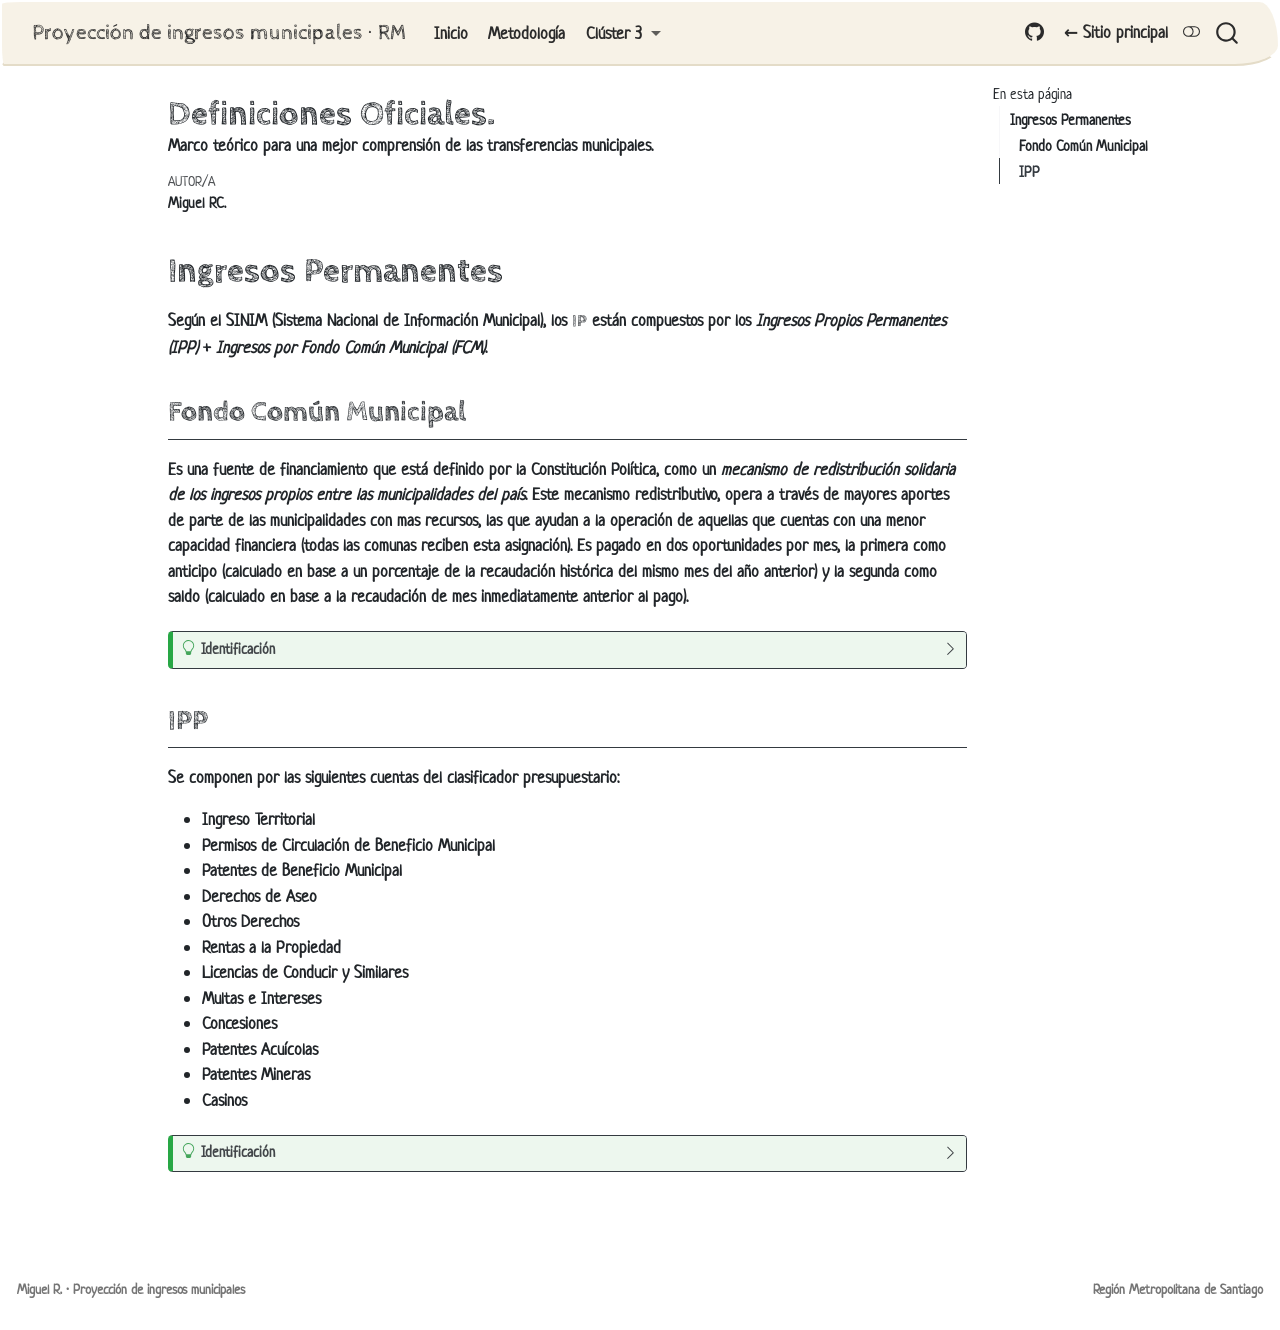
<file: IP.html>
<!DOCTYPE html>
<html xmlns="http://www.w3.org/1999/xhtml" lang="es" xml:lang="es"><head>

<meta charset="utf-8">
<meta name="generator" content="quarto-1.9.35">

<meta name="viewport" content="width=device-width, initial-scale=1.0, user-scalable=yes">

<meta name="author" content="Miguel RC.">
<meta name="description" content="Marco teórico para una mejor comprensión de las transferencias municipales.">

<title>Definiciones Oficiales. – Proyección de ingresos municipales · RM</title>
<style>
/* Default styles provided by pandoc.
** See https://pandoc.org/MANUAL.html#variables-for-html for config info.
*/
code{white-space: pre-wrap;}
span.smallcaps{font-variant: small-caps;}
div.columns{display: flex; gap: min(4vw, 1.5em);}
div.column{flex: auto; overflow-x: auto;}
div.hanging-indent{margin-left: 1.5em; text-indent: -1.5em;}
ul.task-list{list-style: none;}
ul.task-list li input[type="checkbox"] {
  width: 0.8em;
  margin: 0 0.8em 0.2em -1em; /* quarto-specific, see https://github.com/quarto-dev/quarto-cli/issues/4556 */ 
  vertical-align: middle;
}
</style>


<script src="site_libs/quarto-nav/quarto-nav.js"></script>
<script src="site_libs/quarto-nav/headroom.min.js"></script>
<script src="site_libs/clipboard/clipboard.min.js"></script>
<script src="site_libs/quarto-search/autocomplete.umd.js"></script>
<script src="site_libs/quarto-search/fuse.min.js"></script>
<script src="site_libs/quarto-search/quarto-search.js"></script>
<meta name="quarto:offset" content="./">
<link href="./favicon.ico" rel="icon">
<script src="site_libs/quarto-html/quarto.js" type="module"></script>
<script src="site_libs/quarto-html/tabsets/tabsets.js" type="module"></script>
<script src="site_libs/quarto-html/popper.min.js"></script>
<script src="site_libs/quarto-html/tippy.umd.min.js"></script>
<script src="site_libs/quarto-html/anchor.min.js"></script>
<link href="site_libs/quarto-html/tippy.css" rel="stylesheet">
<link href="site_libs/quarto-html/quarto-syntax-highlighting-3f230b53dc93e4a04bf4a3505d77a42a.css" rel="stylesheet" class="quarto-color-scheme" id="quarto-text-highlighting-styles">
<link href="site_libs/quarto-html/quarto-syntax-highlighting-dark-f15b340ce8f0423c543d2dad9c318318.css" rel="stylesheet" class="quarto-color-scheme quarto-color-alternate" id="quarto-text-highlighting-styles">
<link href="site_libs/quarto-html/quarto-syntax-highlighting-3f230b53dc93e4a04bf4a3505d77a42a.css" rel="stylesheet" class="quarto-color-scheme-extra" id="quarto-text-highlighting-styles">
<script src="site_libs/bootstrap/bootstrap.min.js"></script>
<link href="site_libs/bootstrap/bootstrap-icons.css" rel="stylesheet">
<link href="site_libs/bootstrap/bootstrap-2be3c1ddda3f8d9d3a8ab80ecaffd37e.min.css" rel="stylesheet" append-hash="true" class="quarto-color-scheme" id="quarto-bootstrap" data-mode="light">
<link href="site_libs/bootstrap/bootstrap-dark-a272671ba4d92578c113c78fea039fe8.min.css" rel="stylesheet" append-hash="true" class="quarto-color-scheme quarto-color-alternate" id="quarto-bootstrap" data-mode="dark">
<link href="site_libs/bootstrap/bootstrap-2be3c1ddda3f8d9d3a8ab80ecaffd37e.min.css" rel="stylesheet" append-hash="true" class="quarto-color-scheme-extra" id="quarto-bootstrap" data-mode="light">
<script id="quarto-search-options" type="application/json">{
  "location": "navbar",
  "copy-button": false,
  "collapse-after": 3,
  "panel-placement": "end",
  "type": "overlay",
  "limit": 50,
  "keyboard-shortcut": [
    "f",
    "/",
    "s"
  ],
  "show-item-context": false,
  "language": {
    "search-no-results-text": "No se han encontrado resultados",
    "search-matching-documents-text": "documentos encontrados",
    "search-copy-link-title": "Copiar el enlace en la búsqueda",
    "search-hide-matches-text": "Ocultar resultados adicionales",
    "search-more-match-text": "resultado adicional en este documento",
    "search-more-matches-text": "resultados adicionales en este documento",
    "search-clear-button-title": "Borrar",
    "search-text-placeholder": "",
    "search-detached-cancel-button-title": "Cancelar",
    "search-submit-button-title": "Enviar",
    "search-label": "Buscar"
  }
}</script>
<style>html{ scroll-behavior: smooth; }</style>
<link rel="stylesheet" href="https://migue-rc.github.io/brand-theme.css">


<link rel="stylesheet" href="local-style.css">
<meta property="og:title" content="Definiciones Oficiales. – Proyección de ingresos municipales · RM">
<meta property="og:description" content="Marco teórico para una mejor comprensión de las transferencias municipales.">
<meta property="og:site_name" content="Proyección de ingresos municipales · RM">
</head>

<body class="nav-fixed quarto-light"><script id="quarto-html-before-body" type="application/javascript">
    const toggleBodyColorMode = (bsSheetEl) => {
      const mode = bsSheetEl.getAttribute("data-mode");
      const bodyEl = window.document.querySelector("body");
      if (mode === "dark") {
        bodyEl.classList.add("quarto-dark");
        bodyEl.classList.remove("quarto-light");
      } else {
        bodyEl.classList.add("quarto-light");
        bodyEl.classList.remove("quarto-dark");
      }
    }
    const toggleBodyColorPrimary = () => {
      const bsSheetEl = window.document.querySelector("link#quarto-bootstrap:not([rel=disabled-stylesheet])");
      if (bsSheetEl) {
        toggleBodyColorMode(bsSheetEl);
      }
    }
    const setColorSchemeToggle = (alternate) => {
      const toggles = window.document.querySelectorAll('.quarto-color-scheme-toggle');
      for (let i=0; i < toggles.length; i++) {
        const toggle = toggles[i];
        if (toggle) {
          if (alternate) {
            toggle.classList.add("alternate");
          } else {
            toggle.classList.remove("alternate");
          }
        }
      }
    };
    const toggleColorMode = (alternate) => {
      // Switch the stylesheets
      const primaryStylesheets = window.document.querySelectorAll('link.quarto-color-scheme:not(.quarto-color-alternate)');
      const alternateStylesheets = window.document.querySelectorAll('link.quarto-color-scheme.quarto-color-alternate');
      manageTransitions('#quarto-margin-sidebar .nav-link', false);
      if (alternate) {
        // note: dark is layered on light, we don't disable primary!
        enableStylesheet(alternateStylesheets);
        for (const sheetNode of alternateStylesheets) {
          if (sheetNode.id === "quarto-bootstrap") {
            toggleBodyColorMode(sheetNode);
          }
        }
      } else {
        disableStylesheet(alternateStylesheets);
        enableStylesheet(primaryStylesheets)
        toggleBodyColorPrimary();
      }
      manageTransitions('#quarto-margin-sidebar .nav-link', true);
      // Switch the toggles
      setColorSchemeToggle(alternate)
      // Hack to workaround the fact that safari doesn't
      // properly recolor the scrollbar when toggling (#1455)
      if (navigator.userAgent.indexOf('Safari') > 0 && navigator.userAgent.indexOf('Chrome') == -1) {
        manageTransitions("body", false);
        window.scrollTo(0, 1);
        setTimeout(() => {
          window.scrollTo(0, 0);
          manageTransitions("body", true);
        }, 40);
      }
    }
    const disableStylesheet = (stylesheets) => {
      for (let i=0; i < stylesheets.length; i++) {
        const stylesheet = stylesheets[i];
        stylesheet.rel = 'disabled-stylesheet';
      }
    }
    const enableStylesheet = (stylesheets) => {
      for (let i=0; i < stylesheets.length; i++) {
        const stylesheet = stylesheets[i];
        if(stylesheet.rel !== 'stylesheet') { // for Chrome, which will still FOUC without this check
          stylesheet.rel = 'stylesheet';
        }
      }
    }
    const manageTransitions = (selector, allowTransitions) => {
      const els = window.document.querySelectorAll(selector);
      for (let i=0; i < els.length; i++) {
        const el = els[i];
        if (allowTransitions) {
          el.classList.remove('notransition');
        } else {
          el.classList.add('notransition');
        }
      }
    }
    const isFileUrl = () => {
      return window.location.protocol === 'file:';
    }
    const hasAlternateSentinel = () => {
      let styleSentinel = getColorSchemeSentinel();
      if (styleSentinel !== null) {
        return styleSentinel === "alternate";
      } else {
        return false;
      }
    }
    const setStyleSentinel = (alternate) => {
      const value = alternate ? "alternate" : "default";
      if (!isFileUrl()) {
        window.localStorage.setItem("quarto-color-scheme", value);
      } else {
        localAlternateSentinel = value;
      }
    }
    const getColorSchemeSentinel = () => {
      if (!isFileUrl()) {
        const storageValue = window.localStorage.getItem("quarto-color-scheme");
        return storageValue != null ? storageValue : localAlternateSentinel;
      } else {
        return localAlternateSentinel;
      }
    }
    const toggleGiscusIfUsed = (isAlternate, darkModeDefault) => {
      const baseTheme = document.querySelector('#giscus-base-theme')?.value ?? 'light';
      const alternateTheme = document.querySelector('#giscus-alt-theme')?.value ?? 'dark';
      let newTheme = '';
      if(authorPrefersDark) {
        newTheme = isAlternate ? baseTheme : alternateTheme;
      } else {
        newTheme = isAlternate ? alternateTheme : baseTheme;
      }
      const changeGiscusTheme = () => {
        // From: https://github.com/giscus/giscus/issues/336
        const sendMessage = (message) => {
          const iframe = document.querySelector('iframe.giscus-frame');
          if (!iframe) return;
          iframe.contentWindow.postMessage({ giscus: message }, 'https://giscus.app');
        }
        sendMessage({
          setConfig: {
            theme: newTheme
          }
        });
      }
      const isGiscussLoaded = window.document.querySelector('iframe.giscus-frame') !== null;
      if (isGiscussLoaded) {
        changeGiscusTheme();
      }
    };
    const authorPrefersDark = false;
    const darkModeDefault = authorPrefersDark;
      document.querySelector('link#quarto-text-highlighting-styles.quarto-color-scheme-extra').rel = 'disabled-stylesheet';
      document.querySelector('link#quarto-bootstrap.quarto-color-scheme-extra').rel = 'disabled-stylesheet';
    let localAlternateSentinel = darkModeDefault ? 'alternate' : 'default';
    // Dark / light mode switch
    window.quartoToggleColorScheme = () => {
      // Read the current dark / light value
      let toAlternate = !hasAlternateSentinel();
      toggleColorMode(toAlternate);
      setStyleSentinel(toAlternate);
      toggleGiscusIfUsed(toAlternate, darkModeDefault);
      window.dispatchEvent(new Event('resize'));
    };
    // Switch to dark mode if need be
    if (hasAlternateSentinel()) {
      toggleColorMode(true);
    } else {
      toggleColorMode(false);
    }
  </script>

<div id="quarto-search-results"></div>
  <header id="quarto-header" class="headroom fixed-top">
    <nav class="navbar navbar-expand-lg " data-bs-theme="dark">
      <div class="navbar-container container-fluid">
      <div class="navbar-brand-container mx-auto">
    <a class="navbar-brand" href="./index.html">
    <span class="navbar-title">Proyección de ingresos municipales · RM</span>
    </a>
  </div>
            <div id="quarto-search" class="" title="Buscar"></div>
          <button class="navbar-toggler" type="button" data-bs-toggle="collapse" data-bs-target="#navbarCollapse" aria-controls="navbarCollapse" role="menu" aria-expanded="false" aria-label="Navegación de palanca" onclick="if (window.quartoToggleHeadroom) { window.quartoToggleHeadroom(); }">
  <span class="navbar-toggler-icon"></span>
</button>
          <div class="collapse navbar-collapse" id="navbarCollapse">
            <ul class="navbar-nav navbar-nav-scroll me-auto">
  <li class="nav-item">
    <a class="nav-link" href="./index.html"> 
<span class="menu-text">Inicio</span></a>
  </li>  
  <li class="nav-item">
    <a class="nav-link" href="./metodologia-pronostico-6x6.html"> 
<span class="menu-text">Metodología</span></a>
  </li>  
  <li class="nav-item dropdown ">
    <a class="nav-link dropdown-toggle" href="#" id="nav-menu-clúster-3" role="link" data-bs-toggle="dropdown" aria-expanded="false">
 <span class="menu-text">Clúster 3</span>
    </a>
    <ul class="dropdown-menu" aria-labelledby="nav-menu-clúster-3">    
        <li>
    <a class="dropdown-item" href="./cluster3.html">
 <span class="dropdown-text">Modelo conjunto</span></a>
  </li>  
        <li>
    <a class="dropdown-item" href="./cluster3-separado.html">
 <span class="dropdown-text">Modelo híbrido</span></a>
  </li>  
        <li>
    <a class="dropdown-item" href="./cluster3-forecast-2do-semestre-2026.html">
 <span class="dropdown-text">Pronósticos por comuna</span></a>
  </li>  
    </ul>
  </li>
</ul>
            <ul class="navbar-nav navbar-nav-scroll ms-auto">
  <li class="nav-item compact">
    <a class="nav-link" href="https://github.com/migue-rc/proyeccion-ingresos-municipales"> <i class="bi bi-github" role="img" aria-label="Código fuente en GitHub">
</i> 
<span class="menu-text"></span></a>
  </li>  
  <li class="nav-item">
    <a class="nav-link" href="https://migue-rc.github.io"> 
<span class="menu-text">← Sitio principal</span></a>
  </li>  
</ul>
          </div> <!-- /navcollapse -->
            <div class="quarto-navbar-tools">
  <a href="" class="quarto-color-scheme-toggle quarto-navigation-tool  px-1" onclick="window.quartoToggleColorScheme(); return false;" title="Alternar modo oscuro"><i class="bi"></i></a>
</div>
      </div> <!-- /container-fluid -->
    </nav>
</header>
<!-- content -->
<div id="quarto-content" class="quarto-container page-columns page-rows-contents page-layout-article page-navbar">
<!-- sidebar -->
<!-- margin-sidebar -->
    <div id="quarto-margin-sidebar" class="sidebar margin-sidebar">
        <nav id="TOC" role="doc-toc" class="toc-active">
    <h2 id="toc-title">En esta página</h2>
   
  <ul>
  <li><a href="#ingresos-permanentes" id="toc-ingresos-permanentes" class="nav-link active" data-scroll-target="#ingresos-permanentes">Ingresos Permanentes</a>
  <ul class="collapse">
  <li><a href="#fondo-común-municipal" id="toc-fondo-común-municipal" class="nav-link" data-scroll-target="#fondo-común-municipal">Fondo Común Municipal</a></li>
  <li><a href="#ipp" id="toc-ipp" class="nav-link" data-scroll-target="#ipp">IPP</a></li>
  </ul></li>
  </ul>
</nav>
    </div>
<!-- main -->
<main class="content" id="quarto-document-content">


<header id="title-block-header" class="quarto-title-block default">
<div class="quarto-title">
<h1 class="title">Definiciones Oficiales.</h1>
</div>

<div>
  <div class="description">
    Marco teórico para una mejor comprensión de las transferencias municipales.
  </div>
</div>


<div class="quarto-title-meta">

    <div>
    <div class="quarto-title-meta-heading">Autor/a</div>
    <div class="quarto-title-meta-contents">
             <p>Miguel RC. </p>
          </div>
  </div>
    
  
    
  </div>
  


</header>


<section id="ingresos-permanentes" class="level1">
<h1>Ingresos Permanentes</h1>
<p>Según el SINIM (Sistema Nacional de Información Municipal), los <strong>IP</strong> están compuestos por los <em>Ingresos Propios Permanentes (IPP)</em> + <em>Ingresos por Fondo Común Municipal (FCM)</em>.</p>
<section id="fondo-común-municipal" class="level2">
<h2 class="anchored" data-anchor-id="fondo-común-municipal">Fondo Común Municipal</h2>
<p>Es una fuente de financiamiento que está definido por la Constitución Política, como un <em>mecanismo de redistribución solidaria de los ingresos propios entre las municipalidades del país</em>. Este mecanismo redistributivo, opera a través de mayores aportes de parte de las municipalidades con mas recursos, las que ayudan a la operación de aquellas que cuentas con una menor capacidad financiera (todas las comunas reciben esta asignación). Es pagado en dos oportunidades por mes, la primera como anticipo (calculado en base a un porcentaje de la recaudación histórica del mismo mes del año anterior) y la segunda como saldo (calculado en base a la recaudación de mes inmediatamente anterior al pago).</p>
<div class="callout callout-style-default callout-tip callout-titled">
<div class="callout-header d-flex align-content-center collapsed" data-bs-toggle="collapse" data-bs-target=".callout-1-contents" aria-controls="callout-1" aria-expanded="false" aria-label="Toggle callout">
<div class="callout-icon-container">
<i class="callout-icon"></i>
</div>
<div class="callout-title-container flex-fill">
<span class="screen-reader-only">Tip</span>Identificación
</div>
<div class="callout-btn-toggle d-inline-block border-0 py-1 ps-1 pe-0 float-end"><i class="callout-toggle"></i></div>
</div>
<div id="callout-1" class="callout-1-contents callout-collapse collapse">
<div class="callout-body-container callout-body">
<p>Estos ingresos se encuentran bajo:</p>
<p>Subtítulo 08 - Otros Ingresos Corrientes Ítem 03 - Participación del Fondo Común Municipal</p>
</div>
</div>
</div>
</section>
<section id="ipp" class="level2">
<h2 class="anchored" data-anchor-id="ipp">IPP</h2>
<p>Se componen por las siguientes cuentas del clasificador presupuestario:</p>
<ul>
<li>Ingreso Territorial</li>
<li>Permisos de Circulación de Beneficio Municipal</li>
<li>Patentes de Beneficio Municipal</li>
<li>Derechos de Aseo</li>
<li>Otros Derechos</li>
<li>Rentas a la Propiedad</li>
<li>Licencias de Conducir y Similares</li>
<li>Multas e Intereses</li>
<li>Concesiones</li>
<li>Patentes Acuícolas</li>
<li>Patentes Mineras</li>
<li>Casinos</li>
</ul>
<div class="callout callout-style-default callout-tip callout-titled">
<div class="callout-header d-flex align-content-center collapsed" data-bs-toggle="collapse" data-bs-target=".callout-2-contents" aria-controls="callout-2" aria-expanded="false" aria-label="Toggle callout">
<div class="callout-icon-container">
<i class="callout-icon"></i>
</div>
<div class="callout-title-container flex-fill">
<span class="screen-reader-only">Tip</span>Identificación
</div>
<div class="callout-btn-toggle d-inline-block border-0 py-1 ps-1 pe-0 float-end"><i class="callout-toggle"></i></div>
</div>
<div id="callout-2" class="callout-2-contents callout-collapse collapse">
<div class="callout-body-container callout-body">
<p>Estos ingresos se encuentran bajo:</p>
<p>Subtítulo 08 - Otros Ingresos Corrientes Ítem 03 - Participación del Fondo Común Municipal</p>
</div>
</div>
</div>


</section>
</section>

</main> <!-- /main -->
<script id="quarto-html-after-body" type="application/javascript">
  window.document.addEventListener("DOMContentLoaded", function (event) {
    // Ensure there is a toggle, if there isn't float one in the top right
    if (window.document.querySelector('.quarto-color-scheme-toggle') === null) {
      const a = window.document.createElement('a');
      a.classList.add('top-right');
      a.classList.add('quarto-color-scheme-toggle');
      a.href = "";
      a.onclick = function() { try { window.quartoToggleColorScheme(); } catch {} return false; };
      const i = window.document.createElement("i");
      i.classList.add('bi');
      a.appendChild(i);
      window.document.body.appendChild(a);
    }
    setColorSchemeToggle(hasAlternateSentinel())
    const icon = "";
    const anchorJS = new window.AnchorJS();
    anchorJS.options = {
      placement: 'right',
      icon: icon
    };
    anchorJS.add('.anchored');
    const isCodeAnnotation = (el) => {
      for (const clz of el.classList) {
        if (clz.startsWith('code-annotation-')) {                     
          return true;
        }
      }
      return false;
    }
    const onCopySuccess = function(e) {
      // button target
      const button = e.trigger;
      // don't keep focus
      button.blur();
      // flash "checked"
      button.classList.add('code-copy-button-checked');
      var currentTitle = button.getAttribute("title");
      button.setAttribute("title", "Copiado");
      let tooltip;
      if (window.bootstrap) {
        button.setAttribute("data-bs-toggle", "tooltip");
        button.setAttribute("data-bs-placement", "left");
        button.setAttribute("data-bs-title", "Copiado");
        tooltip = new bootstrap.Tooltip(button, 
          { trigger: "manual", 
            customClass: "code-copy-button-tooltip",
            offset: [0, -8]});
        tooltip.show();    
      }
      setTimeout(function() {
        if (tooltip) {
          tooltip.hide();
          button.removeAttribute("data-bs-title");
          button.removeAttribute("data-bs-toggle");
          button.removeAttribute("data-bs-placement");
        }
        button.setAttribute("title", currentTitle);
        button.classList.remove('code-copy-button-checked');
      }, 1000);
      // clear code selection
      e.clearSelection();
    }
    const getTextToCopy = function(trigger) {
      const outerScaffold = trigger.parentElement.cloneNode(true);
      const codeEl = outerScaffold.querySelector('code');
      for (const childEl of codeEl.children) {
        if (isCodeAnnotation(childEl)) {
          childEl.remove();
        }
      }
      return codeEl.innerText;
    }
    const clipboard = new window.ClipboardJS('.code-copy-button:not([data-in-quarto-modal])', {
      text: getTextToCopy
    });
    clipboard.on('success', onCopySuccess);
    if (window.document.getElementById('quarto-embedded-source-code-modal')) {
      const clipboardModal = new window.ClipboardJS('.code-copy-button[data-in-quarto-modal]', {
        text: getTextToCopy,
        container: window.document.getElementById('quarto-embedded-source-code-modal')
      });
      clipboardModal.on('success', onCopySuccess);
    }
      var localhostRegex = new RegExp(/^(?:http|https):\/\/localhost\:?[0-9]*\//);
      var mailtoRegex = new RegExp(/^mailto:/);
        var filterRegex = new RegExp("https:\/\/migue-rc\.github\.io\/proyeccion-ingresos-municipales");
      var isInternal = (href) => {
          return filterRegex.test(href) || localhostRegex.test(href) || mailtoRegex.test(href);
      }
      // Inspect non-navigation links and adorn them if external
     var links = window.document.querySelectorAll('a[href]:not(.nav-link):not(.navbar-brand):not(.toc-action):not(.sidebar-link):not(.sidebar-item-toggle):not(.pagination-link):not(.no-external):not([aria-hidden]):not(.dropdown-item):not(.quarto-navigation-tool):not(.about-link)');
      for (var i=0; i<links.length; i++) {
        const link = links[i];
        if (!isInternal(link.href)) {
          // undo the damage that might have been done by quarto-nav.js in the case of
          // links that we want to consider external
          if (link.dataset.originalHref !== undefined) {
            link.href = link.dataset.originalHref;
          }
            // target, if specified
            link.setAttribute("target", "_blank");
            if (link.getAttribute("rel") === null) {
              link.setAttribute("rel", "noopener");
            }
        }
      }
    function tippyHover(el, contentFn, onTriggerFn, onUntriggerFn) {
      const config = {
        allowHTML: true,
        maxWidth: 500,
        delay: 100,
        arrow: false,
        appendTo: function(el) {
            return el.parentElement;
        },
        interactive: true,
        interactiveBorder: 10,
        theme: 'quarto',
        placement: 'bottom-start',
      };
      if (contentFn) {
        config.content = contentFn;
      }
      if (onTriggerFn) {
        config.onTrigger = onTriggerFn;
      }
      if (onUntriggerFn) {
        config.onUntrigger = onUntriggerFn;
      }
      window.tippy(el, config); 
    }
    const noterefs = window.document.querySelectorAll('a[role="doc-noteref"]');
    for (var i=0; i<noterefs.length; i++) {
      const ref = noterefs[i];
      tippyHover(ref, function() {
        // use id or data attribute instead here
        let href = ref.getAttribute('data-footnote-href') || ref.getAttribute('href');
        try { href = new URL(href).hash; } catch {}
        const id = href.replace(/^#\/?/, "");
        const note = window.document.getElementById(id);
        if (note) {
          return note.innerHTML;
        } else {
          return "";
        }
      });
    }
    const xrefs = window.document.querySelectorAll('a.quarto-xref');
    const processXRef = (id, note) => {
      // Strip column container classes
      const stripColumnClz = (el) => {
        el.classList.remove("page-full", "page-columns");
        if (el.children) {
          for (const child of el.children) {
            stripColumnClz(child);
          }
        }
      }
      stripColumnClz(note)
      if (id === null || id.startsWith('sec-')) {
        // Special case sections, only their first couple elements
        const container = document.createElement("div");
        if (note.children && note.children.length > 2) {
          container.appendChild(note.children[0].cloneNode(true));
          for (let i = 1; i < note.children.length; i++) {
            const child = note.children[i];
            if (child.tagName === "P" && child.innerText === "") {
              continue;
            } else {
              container.appendChild(child.cloneNode(true));
              break;
            }
          }
          if (window.Quarto?.typesetMath) {
            window.Quarto.typesetMath(container);
          }
          return container.innerHTML
        } else {
          if (window.Quarto?.typesetMath) {
            window.Quarto.typesetMath(note);
          }
          return note.innerHTML;
        }
      } else {
        // Remove any anchor links if they are present
        const anchorLink = note.querySelector('a.anchorjs-link');
        if (anchorLink) {
          anchorLink.remove();
        }
        if (window.Quarto?.typesetMath) {
          window.Quarto.typesetMath(note);
        }
        if (note.classList.contains("callout")) {
          return note.outerHTML;
        } else {
          return note.innerHTML;
        }
      }
    }
    for (var i=0; i<xrefs.length; i++) {
      const xref = xrefs[i];
      tippyHover(xref, undefined, function(instance) {
        instance.disable();
        let url = xref.getAttribute('href');
        let hash = undefined; 
        if (url.startsWith('#')) {
          hash = url;
        } else {
          try { hash = new URL(url).hash; } catch {}
        }
        if (hash) {
          const id = hash.replace(/^#\/?/, "");
          const note = window.document.getElementById(id);
          if (note !== null) {
            try {
              const html = processXRef(id, note.cloneNode(true));
              instance.setContent(html);
            } finally {
              instance.enable();
              instance.show();
            }
          } else {
            // See if we can fetch this
            fetch(url.split('#')[0])
            .then(res => res.text())
            .then(html => {
              const parser = new DOMParser();
              const htmlDoc = parser.parseFromString(html, "text/html");
              const note = htmlDoc.getElementById(id);
              if (note !== null) {
                const html = processXRef(id, note);
                instance.setContent(html);
              } 
            }).finally(() => {
              instance.enable();
              instance.show();
            });
          }
        } else {
          // See if we can fetch a full url (with no hash to target)
          // This is a special case and we should probably do some content thinning / targeting
          fetch(url)
          .then(res => res.text())
          .then(html => {
            const parser = new DOMParser();
            const htmlDoc = parser.parseFromString(html, "text/html");
            const note = htmlDoc.querySelector('main.content');
            if (note !== null) {
              // This should only happen for chapter cross references
              // (since there is no id in the URL)
              // remove the first header
              if (note.children.length > 0 && note.children[0].tagName === "HEADER") {
                note.children[0].remove();
              }
              const html = processXRef(null, note);
              instance.setContent(html);
            } 
          }).finally(() => {
            instance.enable();
            instance.show();
          });
        }
      }, function(instance) {
      });
    }
        let selectedAnnoteEl;
        const selectorForAnnotation = ( cell, annotation) => {
          let cellAttr = 'data-code-cell="' + cell + '"';
          let lineAttr = 'data-code-annotation="' +  annotation + '"';
          const selector = 'span[' + cellAttr + '][' + lineAttr + ']';
          return selector;
        }
        const selectCodeLines = (annoteEl) => {
          const doc = window.document;
          const targetCell = annoteEl.getAttribute("data-target-cell");
          const targetAnnotation = annoteEl.getAttribute("data-target-annotation");
          const annoteSpan = window.document.querySelector(selectorForAnnotation(targetCell, targetAnnotation));
          const lines = annoteSpan.getAttribute("data-code-lines").split(",");
          const lineIds = lines.map((line) => {
            return targetCell + "-" + line;
          })
          let top = null;
          let height = null;
          let parent = null;
          if (lineIds.length > 0) {
              //compute the position of the single el (top and bottom and make a div)
              const el = window.document.getElementById(lineIds[0]);
              top = el.offsetTop;
              height = el.offsetHeight;
              parent = el.parentElement.parentElement;
            if (lineIds.length > 1) {
              const lastEl = window.document.getElementById(lineIds[lineIds.length - 1]);
              const bottom = lastEl.offsetTop + lastEl.offsetHeight;
              height = bottom - top;
            }
            if (top !== null && height !== null && parent !== null) {
              // cook up a div (if necessary) and position it 
              let div = window.document.getElementById("code-annotation-line-highlight");
              if (div === null) {
                div = window.document.createElement("div");
                div.setAttribute("id", "code-annotation-line-highlight");
                div.style.position = 'absolute';
                parent.appendChild(div);
              }
              div.style.top = top - 2 + "px";
              div.style.height = height + 4 + "px";
              div.style.left = 0;
              let gutterDiv = window.document.getElementById("code-annotation-line-highlight-gutter");
              if (gutterDiv === null) {
                gutterDiv = window.document.createElement("div");
                gutterDiv.setAttribute("id", "code-annotation-line-highlight-gutter");
                gutterDiv.style.position = 'absolute';
                const codeCell = window.document.getElementById(targetCell);
                const gutter = codeCell.querySelector('.code-annotation-gutter');
                gutter.appendChild(gutterDiv);
              }
              gutterDiv.style.top = top - 2 + "px";
              gutterDiv.style.height = height + 4 + "px";
            }
            selectedAnnoteEl = annoteEl;
          }
        };
        const unselectCodeLines = () => {
          const elementsIds = ["code-annotation-line-highlight", "code-annotation-line-highlight-gutter"];
          elementsIds.forEach((elId) => {
            const div = window.document.getElementById(elId);
            if (div) {
              div.remove();
            }
          });
          selectedAnnoteEl = undefined;
        };
          // Handle positioning of the toggle
      window.addEventListener(
        "resize",
        throttle(() => {
          elRect = undefined;
          if (selectedAnnoteEl) {
            selectCodeLines(selectedAnnoteEl);
          }
        }, 10)
      );
      function throttle(fn, ms) {
      let throttle = false;
      let timer;
        return (...args) => {
          if(!throttle) { // first call gets through
              fn.apply(this, args);
              throttle = true;
          } else { // all the others get throttled
              if(timer) clearTimeout(timer); // cancel #2
              timer = setTimeout(() => {
                fn.apply(this, args);
                timer = throttle = false;
              }, ms);
          }
        };
      }
        // Attach click handler to the DT
        const annoteDls = window.document.querySelectorAll('dt[data-target-cell]');
        for (const annoteDlNode of annoteDls) {
          annoteDlNode.addEventListener('click', (event) => {
            const clickedEl = event.target;
            if (clickedEl !== selectedAnnoteEl) {
              unselectCodeLines();
              const activeEl = window.document.querySelector('dt[data-target-cell].code-annotation-active');
              if (activeEl) {
                activeEl.classList.remove('code-annotation-active');
              }
              selectCodeLines(clickedEl);
              clickedEl.classList.add('code-annotation-active');
            } else {
              // Unselect the line
              unselectCodeLines();
              clickedEl.classList.remove('code-annotation-active');
            }
          });
        }
    const findCites = (el) => {
      const parentEl = el.parentElement;
      if (parentEl) {
        const cites = parentEl.dataset.cites;
        if (cites) {
          return {
            el,
            cites: cites.split(' ')
          };
        } else {
          return findCites(el.parentElement)
        }
      } else {
        return undefined;
      }
    };
    var bibliorefs = window.document.querySelectorAll('a[role="doc-biblioref"]');
    for (var i=0; i<bibliorefs.length; i++) {
      const ref = bibliorefs[i];
      const citeInfo = findCites(ref);
      if (citeInfo) {
        tippyHover(citeInfo.el, function() {
          var popup = window.document.createElement('div');
          citeInfo.cites.forEach(function(cite) {
            var citeDiv = window.document.createElement('div');
            citeDiv.classList.add('hanging-indent');
            citeDiv.classList.add('csl-entry');
            var biblioDiv = window.document.getElementById('ref-' + cite);
            if (biblioDiv) {
              citeDiv.innerHTML = biblioDiv.innerHTML;
            }
            popup.appendChild(citeDiv);
          });
          return popup.innerHTML;
        });
      }
    }
  });
  </script>
</div> <!-- /content -->
<footer class="footer">
  <div class="nav-footer">
    <div class="nav-footer-left">
<p>Miguel R. · Proyección de ingresos municipales</p>
</div>   
    <div class="nav-footer-center">
      &nbsp;
    </div>
    <div class="nav-footer-right">
<p>Región Metropolitana de Santiago</p>
</div>
  </div>
</footer>




<script src="site_libs/quarto-html/zenscroll-min.js"></script>
</body></html>
</file>
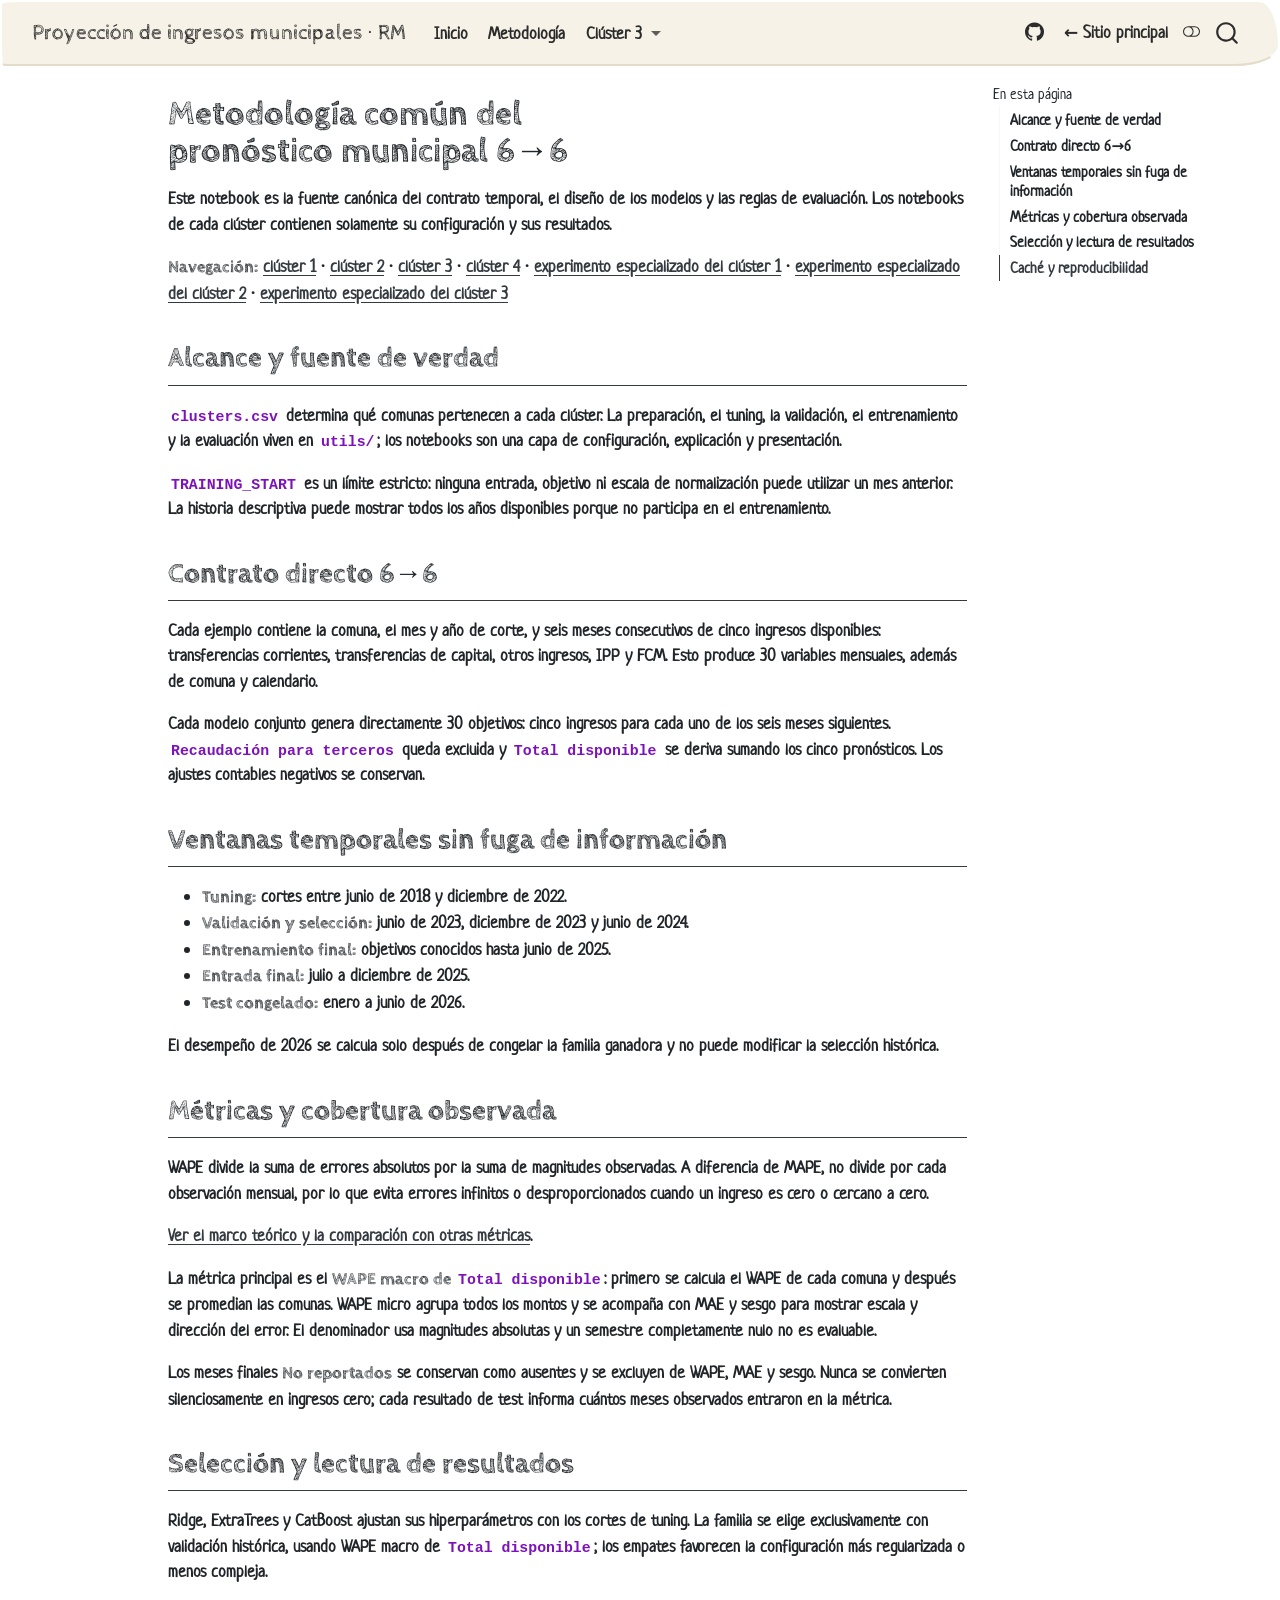
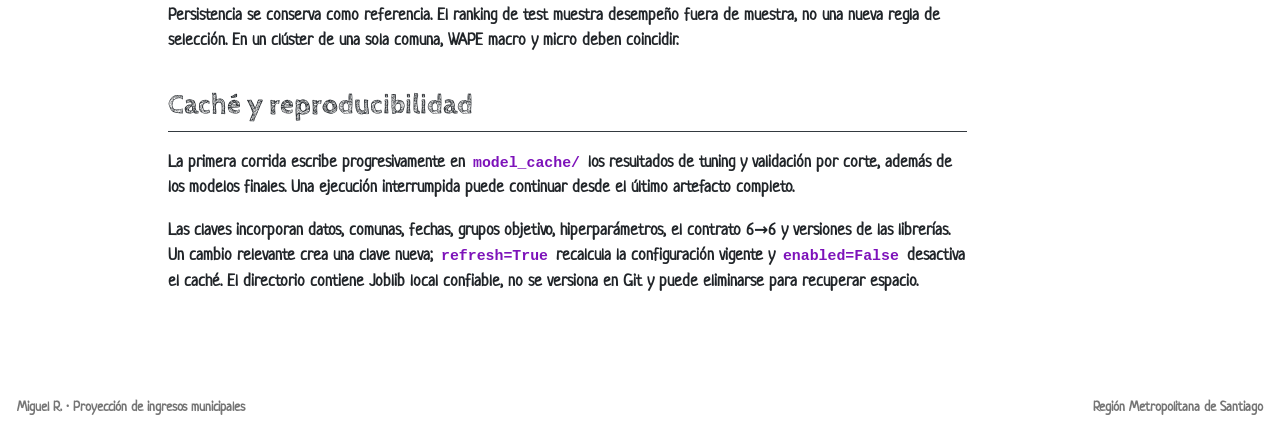
<file: metodologia-pronostico-6x6.html>
<!DOCTYPE html>
<html xmlns="http://www.w3.org/1999/xhtml" lang="es" xml:lang="es"><head>

<meta charset="utf-8">
<meta name="generator" content="quarto-1.9.35">

<meta name="viewport" content="width=device-width, initial-scale=1.0, user-scalable=yes">


<title>Metodología común del pronóstico municipal 6→6 – Proyección de ingresos municipales · RM</title>
<style>
/* Default styles provided by pandoc.
** See https://pandoc.org/MANUAL.html#variables-for-html for config info.
*/
code{white-space: pre-wrap;}
span.smallcaps{font-variant: small-caps;}
div.columns{display: flex; gap: min(4vw, 1.5em);}
div.column{flex: auto; overflow-x: auto;}
div.hanging-indent{margin-left: 1.5em; text-indent: -1.5em;}
ul.task-list{list-style: none;}
ul.task-list li input[type="checkbox"] {
  width: 0.8em;
  margin: 0 0.8em 0.2em -1em; /* quarto-specific, see https://github.com/quarto-dev/quarto-cli/issues/4556 */ 
  vertical-align: middle;
}
</style>


<script src="site_libs/quarto-nav/quarto-nav.js"></script>
<script src="site_libs/quarto-nav/headroom.min.js"></script>
<script src="site_libs/clipboard/clipboard.min.js"></script>
<script src="site_libs/quarto-search/autocomplete.umd.js"></script>
<script src="site_libs/quarto-search/fuse.min.js"></script>
<script src="site_libs/quarto-search/quarto-search.js"></script>
<meta name="quarto:offset" content="./">
<link href="./favicon.ico" rel="icon">
<script src="site_libs/quarto-html/quarto.js" type="module"></script>
<script src="site_libs/quarto-html/tabsets/tabsets.js" type="module"></script>
<script src="site_libs/quarto-html/popper.min.js"></script>
<script src="site_libs/quarto-html/tippy.umd.min.js"></script>
<script src="site_libs/quarto-html/anchor.min.js"></script>
<link href="site_libs/quarto-html/tippy.css" rel="stylesheet">
<link href="site_libs/quarto-html/quarto-syntax-highlighting-3f230b53dc93e4a04bf4a3505d77a42a.css" rel="stylesheet" class="quarto-color-scheme" id="quarto-text-highlighting-styles">
<link href="site_libs/quarto-html/quarto-syntax-highlighting-dark-f15b340ce8f0423c543d2dad9c318318.css" rel="stylesheet" class="quarto-color-scheme quarto-color-alternate" id="quarto-text-highlighting-styles">
<link href="site_libs/quarto-html/quarto-syntax-highlighting-3f230b53dc93e4a04bf4a3505d77a42a.css" rel="stylesheet" class="quarto-color-scheme-extra" id="quarto-text-highlighting-styles">
<script src="site_libs/bootstrap/bootstrap.min.js"></script>
<link href="site_libs/bootstrap/bootstrap-icons.css" rel="stylesheet">
<link href="site_libs/bootstrap/bootstrap-2be3c1ddda3f8d9d3a8ab80ecaffd37e.min.css" rel="stylesheet" append-hash="true" class="quarto-color-scheme" id="quarto-bootstrap" data-mode="light">
<link href="site_libs/bootstrap/bootstrap-dark-a272671ba4d92578c113c78fea039fe8.min.css" rel="stylesheet" append-hash="true" class="quarto-color-scheme quarto-color-alternate" id="quarto-bootstrap" data-mode="dark">
<link href="site_libs/bootstrap/bootstrap-2be3c1ddda3f8d9d3a8ab80ecaffd37e.min.css" rel="stylesheet" append-hash="true" class="quarto-color-scheme-extra" id="quarto-bootstrap" data-mode="light">
<script id="quarto-search-options" type="application/json">{
  "location": "navbar",
  "copy-button": false,
  "collapse-after": 3,
  "panel-placement": "end",
  "type": "overlay",
  "limit": 50,
  "keyboard-shortcut": [
    "f",
    "/",
    "s"
  ],
  "show-item-context": false,
  "language": {
    "search-no-results-text": "No se han encontrado resultados",
    "search-matching-documents-text": "documentos encontrados",
    "search-copy-link-title": "Copiar el enlace en la búsqueda",
    "search-hide-matches-text": "Ocultar resultados adicionales",
    "search-more-match-text": "resultado adicional en este documento",
    "search-more-matches-text": "resultados adicionales en este documento",
    "search-clear-button-title": "Borrar",
    "search-text-placeholder": "",
    "search-detached-cancel-button-title": "Cancelar",
    "search-submit-button-title": "Enviar",
    "search-label": "Buscar"
  }
}</script>
<style>html{ scroll-behavior: smooth; }</style>
<link rel="stylesheet" href="https://migue-rc.github.io/brand-theme.css">


<link rel="stylesheet" href="local-style.css">
<meta property="og:title" content="Metodología común del pronóstico municipal 6→6 – Proyección de ingresos municipales · RM">
<meta property="og:description" content="Análisis, clustering y pronóstico de ingresos municipales para la Región Metropolitana de Santiago.">
<meta property="og:site_name" content="Proyección de ingresos municipales · RM">
</head>

<body class="nav-fixed quarto-light"><script id="quarto-html-before-body" type="application/javascript">
    const toggleBodyColorMode = (bsSheetEl) => {
      const mode = bsSheetEl.getAttribute("data-mode");
      const bodyEl = window.document.querySelector("body");
      if (mode === "dark") {
        bodyEl.classList.add("quarto-dark");
        bodyEl.classList.remove("quarto-light");
      } else {
        bodyEl.classList.add("quarto-light");
        bodyEl.classList.remove("quarto-dark");
      }
    }
    const toggleBodyColorPrimary = () => {
      const bsSheetEl = window.document.querySelector("link#quarto-bootstrap:not([rel=disabled-stylesheet])");
      if (bsSheetEl) {
        toggleBodyColorMode(bsSheetEl);
      }
    }
    const setColorSchemeToggle = (alternate) => {
      const toggles = window.document.querySelectorAll('.quarto-color-scheme-toggle');
      for (let i=0; i < toggles.length; i++) {
        const toggle = toggles[i];
        if (toggle) {
          if (alternate) {
            toggle.classList.add("alternate");
          } else {
            toggle.classList.remove("alternate");
          }
        }
      }
    };
    const toggleColorMode = (alternate) => {
      // Switch the stylesheets
      const primaryStylesheets = window.document.querySelectorAll('link.quarto-color-scheme:not(.quarto-color-alternate)');
      const alternateStylesheets = window.document.querySelectorAll('link.quarto-color-scheme.quarto-color-alternate');
      manageTransitions('#quarto-margin-sidebar .nav-link', false);
      if (alternate) {
        // note: dark is layered on light, we don't disable primary!
        enableStylesheet(alternateStylesheets);
        for (const sheetNode of alternateStylesheets) {
          if (sheetNode.id === "quarto-bootstrap") {
            toggleBodyColorMode(sheetNode);
          }
        }
      } else {
        disableStylesheet(alternateStylesheets);
        enableStylesheet(primaryStylesheets)
        toggleBodyColorPrimary();
      }
      manageTransitions('#quarto-margin-sidebar .nav-link', true);
      // Switch the toggles
      setColorSchemeToggle(alternate)
      // Hack to workaround the fact that safari doesn't
      // properly recolor the scrollbar when toggling (#1455)
      if (navigator.userAgent.indexOf('Safari') > 0 && navigator.userAgent.indexOf('Chrome') == -1) {
        manageTransitions("body", false);
        window.scrollTo(0, 1);
        setTimeout(() => {
          window.scrollTo(0, 0);
          manageTransitions("body", true);
        }, 40);
      }
    }
    const disableStylesheet = (stylesheets) => {
      for (let i=0; i < stylesheets.length; i++) {
        const stylesheet = stylesheets[i];
        stylesheet.rel = 'disabled-stylesheet';
      }
    }
    const enableStylesheet = (stylesheets) => {
      for (let i=0; i < stylesheets.length; i++) {
        const stylesheet = stylesheets[i];
        if(stylesheet.rel !== 'stylesheet') { // for Chrome, which will still FOUC without this check
          stylesheet.rel = 'stylesheet';
        }
      }
    }
    const manageTransitions = (selector, allowTransitions) => {
      const els = window.document.querySelectorAll(selector);
      for (let i=0; i < els.length; i++) {
        const el = els[i];
        if (allowTransitions) {
          el.classList.remove('notransition');
        } else {
          el.classList.add('notransition');
        }
      }
    }
    const isFileUrl = () => {
      return window.location.protocol === 'file:';
    }
    const hasAlternateSentinel = () => {
      let styleSentinel = getColorSchemeSentinel();
      if (styleSentinel !== null) {
        return styleSentinel === "alternate";
      } else {
        return false;
      }
    }
    const setStyleSentinel = (alternate) => {
      const value = alternate ? "alternate" : "default";
      if (!isFileUrl()) {
        window.localStorage.setItem("quarto-color-scheme", value);
      } else {
        localAlternateSentinel = value;
      }
    }
    const getColorSchemeSentinel = () => {
      if (!isFileUrl()) {
        const storageValue = window.localStorage.getItem("quarto-color-scheme");
        return storageValue != null ? storageValue : localAlternateSentinel;
      } else {
        return localAlternateSentinel;
      }
    }
    const toggleGiscusIfUsed = (isAlternate, darkModeDefault) => {
      const baseTheme = document.querySelector('#giscus-base-theme')?.value ?? 'light';
      const alternateTheme = document.querySelector('#giscus-alt-theme')?.value ?? 'dark';
      let newTheme = '';
      if(authorPrefersDark) {
        newTheme = isAlternate ? baseTheme : alternateTheme;
      } else {
        newTheme = isAlternate ? alternateTheme : baseTheme;
      }
      const changeGiscusTheme = () => {
        // From: https://github.com/giscus/giscus/issues/336
        const sendMessage = (message) => {
          const iframe = document.querySelector('iframe.giscus-frame');
          if (!iframe) return;
          iframe.contentWindow.postMessage({ giscus: message }, 'https://giscus.app');
        }
        sendMessage({
          setConfig: {
            theme: newTheme
          }
        });
      }
      const isGiscussLoaded = window.document.querySelector('iframe.giscus-frame') !== null;
      if (isGiscussLoaded) {
        changeGiscusTheme();
      }
    };
    const authorPrefersDark = false;
    const darkModeDefault = authorPrefersDark;
      document.querySelector('link#quarto-text-highlighting-styles.quarto-color-scheme-extra').rel = 'disabled-stylesheet';
      document.querySelector('link#quarto-bootstrap.quarto-color-scheme-extra').rel = 'disabled-stylesheet';
    let localAlternateSentinel = darkModeDefault ? 'alternate' : 'default';
    // Dark / light mode switch
    window.quartoToggleColorScheme = () => {
      // Read the current dark / light value
      let toAlternate = !hasAlternateSentinel();
      toggleColorMode(toAlternate);
      setStyleSentinel(toAlternate);
      toggleGiscusIfUsed(toAlternate, darkModeDefault);
      window.dispatchEvent(new Event('resize'));
    };
    // Switch to dark mode if need be
    if (hasAlternateSentinel()) {
      toggleColorMode(true);
    } else {
      toggleColorMode(false);
    }
  </script>

<div id="quarto-search-results"></div>
  <header id="quarto-header" class="headroom fixed-top">
    <nav class="navbar navbar-expand-lg " data-bs-theme="dark">
      <div class="navbar-container container-fluid">
      <div class="navbar-brand-container mx-auto">
    <a class="navbar-brand" href="./index.html">
    <span class="navbar-title">Proyección de ingresos municipales · RM</span>
    </a>
  </div>
            <div id="quarto-search" class="" title="Buscar"></div>
          <button class="navbar-toggler" type="button" data-bs-toggle="collapse" data-bs-target="#navbarCollapse" aria-controls="navbarCollapse" role="menu" aria-expanded="false" aria-label="Navegación de palanca" onclick="if (window.quartoToggleHeadroom) { window.quartoToggleHeadroom(); }">
  <span class="navbar-toggler-icon"></span>
</button>
          <div class="collapse navbar-collapse" id="navbarCollapse">
            <ul class="navbar-nav navbar-nav-scroll me-auto">
  <li class="nav-item">
    <a class="nav-link" href="./index.html"> 
<span class="menu-text">Inicio</span></a>
  </li>  
  <li class="nav-item">
    <a class="nav-link active" href="./metodologia-pronostico-6x6.html" aria-current="page"> 
<span class="menu-text">Metodología</span></a>
  </li>  
  <li class="nav-item dropdown ">
    <a class="nav-link dropdown-toggle" href="#" id="nav-menu-clúster-3" role="link" data-bs-toggle="dropdown" aria-expanded="false">
 <span class="menu-text">Clúster 3</span>
    </a>
    <ul class="dropdown-menu" aria-labelledby="nav-menu-clúster-3">    
        <li>
    <a class="dropdown-item" href="./cluster3.html">
 <span class="dropdown-text">Modelo conjunto</span></a>
  </li>  
        <li>
    <a class="dropdown-item" href="./cluster3-separado.html">
 <span class="dropdown-text">Modelo híbrido</span></a>
  </li>  
        <li>
    <a class="dropdown-item" href="./cluster3-forecast-2do-semestre-2026.html">
 <span class="dropdown-text">Pronósticos por comuna</span></a>
  </li>  
    </ul>
  </li>
</ul>
            <ul class="navbar-nav navbar-nav-scroll ms-auto">
  <li class="nav-item compact">
    <a class="nav-link" href="https://github.com/migue-rc/proyeccion-ingresos-municipales"> <i class="bi bi-github" role="img" aria-label="Código fuente en GitHub">
</i> 
<span class="menu-text"></span></a>
  </li>  
  <li class="nav-item">
    <a class="nav-link" href="https://migue-rc.github.io"> 
<span class="menu-text">← Sitio principal</span></a>
  </li>  
</ul>
          </div> <!-- /navcollapse -->
            <div class="quarto-navbar-tools">
  <a href="" class="quarto-color-scheme-toggle quarto-navigation-tool  px-1" onclick="window.quartoToggleColorScheme(); return false;" title="Alternar modo oscuro"><i class="bi"></i></a>
</div>
      </div> <!-- /container-fluid -->
    </nav>
</header>
<!-- content -->
<div id="quarto-content" class="quarto-container page-columns page-rows-contents page-layout-article page-navbar">
<!-- sidebar -->
<!-- margin-sidebar -->
    <div id="quarto-margin-sidebar" class="sidebar margin-sidebar">
        <nav id="TOC" role="doc-toc" class="toc-active">
    <h2 id="toc-title">En esta página</h2>
   
  <ul>
  <li><a href="#alcance-y-fuente-de-verdad" id="toc-alcance-y-fuente-de-verdad" class="nav-link active" data-scroll-target="#alcance-y-fuente-de-verdad">Alcance y fuente de verdad</a></li>
  <li><a href="#contrato-directo-66" id="toc-contrato-directo-66" class="nav-link" data-scroll-target="#contrato-directo-66">Contrato directo 6→6</a></li>
  <li><a href="#ventanas-temporales-sin-fuga-de-información" id="toc-ventanas-temporales-sin-fuga-de-información" class="nav-link" data-scroll-target="#ventanas-temporales-sin-fuga-de-información">Ventanas temporales sin fuga de información</a></li>
  <li><a href="#métricas-y-cobertura-observada" id="toc-métricas-y-cobertura-observada" class="nav-link" data-scroll-target="#métricas-y-cobertura-observada">Métricas y cobertura observada</a></li>
  <li><a href="#selección-y-lectura-de-resultados" id="toc-selección-y-lectura-de-resultados" class="nav-link" data-scroll-target="#selección-y-lectura-de-resultados">Selección y lectura de resultados</a></li>
  <li><a href="#caché-y-reproducibilidad" id="toc-caché-y-reproducibilidad" class="nav-link" data-scroll-target="#caché-y-reproducibilidad">Caché y reproducibilidad</a></li>
  </ul>
</nav>
    </div>
<!-- main -->
<main class="content" id="quarto-document-content">


<header id="title-block-header" class="quarto-title-block default">
<div class="quarto-title">
<h1 class="title">Metodología común del pronóstico municipal 6→6</h1>
</div>



<div class="quarto-title-meta">

    
  
    
  </div>
  


</header>


<p>Este notebook es la fuente canónica del contrato temporal, el diseño de los modelos y las reglas de evaluación. Los notebooks de cada clúster contienen solamente su configuración y sus resultados.</p>
<p><strong>Navegación:</strong> <a href="cluster1.ipynb">clúster 1</a> · <a href="cluster2.ipynb">clúster 2</a> · <a href="./cluster3.html">clúster 3</a> · <a href="cluster4.ipynb">clúster 4</a> · <a href="cluster1-separado.ipynb">experimento especializado del clúster 1</a> · <a href="cluster2-separado.ipynb">experimento especializado del clúster 2</a> · <a href="./cluster3-separado.html">experimento especializado del clúster 3</a></p>
<section id="alcance-y-fuente-de-verdad" class="level2">
<h2 class="anchored" data-anchor-id="alcance-y-fuente-de-verdad">Alcance y fuente de verdad</h2>
<p><code>clusters.csv</code> determina qué comunas pertenecen a cada clúster. La preparación, el tuning, la validación, el entrenamiento y la evaluación viven en <code>utils/</code>; los notebooks son una capa de configuración, explicación y presentación.</p>
<p><code>TRAINING_START</code> es un límite estricto: ninguna entrada, objetivo ni escala de normalización puede utilizar un mes anterior. La historia descriptiva puede mostrar todos los años disponibles porque no participa en el entrenamiento.</p>
</section>
<section id="contrato-directo-66" class="level2">
<h2 class="anchored" data-anchor-id="contrato-directo-66">Contrato directo 6→6</h2>
<p>Cada ejemplo contiene la comuna, el mes y año de corte, y seis meses consecutivos de cinco ingresos disponibles: transferencias corrientes, transferencias de capital, otros ingresos, IPP y FCM. Esto produce 30 variables mensuales, además de comuna y calendario.</p>
<p>Cada modelo conjunto genera directamente 30 objetivos: cinco ingresos para cada uno de los seis meses siguientes. <code>Recaudación para terceros</code> queda excluida y <code>Total disponible</code> se deriva sumando los cinco pronósticos. Los ajustes contables negativos se conservan.</p>
</section>
<section id="ventanas-temporales-sin-fuga-de-información" class="level2">
<h2 class="anchored" data-anchor-id="ventanas-temporales-sin-fuga-de-información">Ventanas temporales sin fuga de información</h2>
<ul>
<li><strong>Tuning:</strong> cortes entre junio de 2018 y diciembre de 2022.</li>
<li><strong>Validación y selección:</strong> junio de 2023, diciembre de 2023 y junio de 2024.</li>
<li><strong>Entrenamiento final:</strong> objetivos conocidos hasta junio de 2025.</li>
<li><strong>Entrada final:</strong> julio a diciembre de 2025.</li>
<li><strong>Test congelado:</strong> enero a junio de 2026.</li>
</ul>
<p>El desempeño de 2026 se calcula solo después de congelar la familia ganadora y no puede modificar la selección histórica.</p>
</section>
<section id="métricas-y-cobertura-observada" class="level2">
<h2 class="anchored" data-anchor-id="métricas-y-cobertura-observada">Métricas y cobertura observada</h2>
<p>WAPE divide la suma de errores absolutos por la suma de magnitudes observadas. A diferencia de MAPE, no divide por cada observación mensual, por lo que evita errores infinitos o desproporcionados cuando un ingreso es cero o cercano a cero.</p>
<p><a href="./wape.html">Ver el marco teórico y la comparación con otras métricas</a>.</p>
<p>La métrica principal es el <strong>WAPE macro de <code>Total disponible</code></strong>: primero se calcula el WAPE de cada comuna y después se promedian las comunas. WAPE micro agrupa todos los montos y se acompaña con MAE y sesgo para mostrar escala y dirección del error. El denominador usa magnitudes absolutas y un semestre completamente nulo no es evaluable.</p>
<p>Los meses finales <strong>No reportados</strong> se conservan como ausentes y se excluyen de WAPE, MAE y sesgo. Nunca se convierten silenciosamente en ingresos cero; cada resultado de test informa cuántos meses observados entraron en la métrica.</p>
</section>
<section id="selección-y-lectura-de-resultados" class="level2">
<h2 class="anchored" data-anchor-id="selección-y-lectura-de-resultados">Selección y lectura de resultados</h2>
<p>Ridge, ExtraTrees y CatBoost ajustan sus hiperparámetros con los cortes de tuning. La familia se elige exclusivamente con validación histórica, usando WAPE macro de <code>Total disponible</code>; los empates favorecen la configuración más regularizada o menos compleja.</p>
<p>Persistencia se conserva como referencia. El ranking de test muestra desempeño fuera de muestra, no una nueva regla de selección. En un clúster de una sola comuna, WAPE macro y micro deben coincidir.</p>
</section>
<section id="caché-y-reproducibilidad" class="level2">
<h2 class="anchored" data-anchor-id="caché-y-reproducibilidad">Caché y reproducibilidad</h2>
<p>La primera corrida escribe progresivamente en <code>model_cache/</code> los resultados de tuning y validación por corte, además de los modelos finales. Una ejecución interrumpida puede continuar desde el último artefacto completo.</p>
<p>Las claves incorporan datos, comunas, fechas, grupos objetivo, hiperparámetros, el contrato 6→6 y versiones de las librerías. Un cambio relevante crea una clave nueva; <code>refresh=True</code> recalcula la configuración vigente y <code>enabled=False</code> desactiva el caché. El directorio contiene Joblib local confiable, no se versiona en Git y puede eliminarse para recuperar espacio.</p>


</section>

</main> <!-- /main -->
<script id="quarto-html-after-body" type="application/javascript">
  window.document.addEventListener("DOMContentLoaded", function (event) {
    // Ensure there is a toggle, if there isn't float one in the top right
    if (window.document.querySelector('.quarto-color-scheme-toggle') === null) {
      const a = window.document.createElement('a');
      a.classList.add('top-right');
      a.classList.add('quarto-color-scheme-toggle');
      a.href = "";
      a.onclick = function() { try { window.quartoToggleColorScheme(); } catch {} return false; };
      const i = window.document.createElement("i");
      i.classList.add('bi');
      a.appendChild(i);
      window.document.body.appendChild(a);
    }
    setColorSchemeToggle(hasAlternateSentinel())
    const icon = "";
    const anchorJS = new window.AnchorJS();
    anchorJS.options = {
      placement: 'right',
      icon: icon
    };
    anchorJS.add('.anchored');
    const isCodeAnnotation = (el) => {
      for (const clz of el.classList) {
        if (clz.startsWith('code-annotation-')) {                     
          return true;
        }
      }
      return false;
    }
    const onCopySuccess = function(e) {
      // button target
      const button = e.trigger;
      // don't keep focus
      button.blur();
      // flash "checked"
      button.classList.add('code-copy-button-checked');
      var currentTitle = button.getAttribute("title");
      button.setAttribute("title", "Copiado");
      let tooltip;
      if (window.bootstrap) {
        button.setAttribute("data-bs-toggle", "tooltip");
        button.setAttribute("data-bs-placement", "left");
        button.setAttribute("data-bs-title", "Copiado");
        tooltip = new bootstrap.Tooltip(button, 
          { trigger: "manual", 
            customClass: "code-copy-button-tooltip",
            offset: [0, -8]});
        tooltip.show();    
      }
      setTimeout(function() {
        if (tooltip) {
          tooltip.hide();
          button.removeAttribute("data-bs-title");
          button.removeAttribute("data-bs-toggle");
          button.removeAttribute("data-bs-placement");
        }
        button.setAttribute("title", currentTitle);
        button.classList.remove('code-copy-button-checked');
      }, 1000);
      // clear code selection
      e.clearSelection();
    }
    const getTextToCopy = function(trigger) {
      const outerScaffold = trigger.parentElement.cloneNode(true);
      const codeEl = outerScaffold.querySelector('code');
      for (const childEl of codeEl.children) {
        if (isCodeAnnotation(childEl)) {
          childEl.remove();
        }
      }
      return codeEl.innerText;
    }
    const clipboard = new window.ClipboardJS('.code-copy-button:not([data-in-quarto-modal])', {
      text: getTextToCopy
    });
    clipboard.on('success', onCopySuccess);
    if (window.document.getElementById('quarto-embedded-source-code-modal')) {
      const clipboardModal = new window.ClipboardJS('.code-copy-button[data-in-quarto-modal]', {
        text: getTextToCopy,
        container: window.document.getElementById('quarto-embedded-source-code-modal')
      });
      clipboardModal.on('success', onCopySuccess);
    }
      var localhostRegex = new RegExp(/^(?:http|https):\/\/localhost\:?[0-9]*\//);
      var mailtoRegex = new RegExp(/^mailto:/);
        var filterRegex = new RegExp("https:\/\/migue-rc\.github\.io\/proyeccion-ingresos-municipales");
      var isInternal = (href) => {
          return filterRegex.test(href) || localhostRegex.test(href) || mailtoRegex.test(href);
      }
      // Inspect non-navigation links and adorn them if external
     var links = window.document.querySelectorAll('a[href]:not(.nav-link):not(.navbar-brand):not(.toc-action):not(.sidebar-link):not(.sidebar-item-toggle):not(.pagination-link):not(.no-external):not([aria-hidden]):not(.dropdown-item):not(.quarto-navigation-tool):not(.about-link)');
      for (var i=0; i<links.length; i++) {
        const link = links[i];
        if (!isInternal(link.href)) {
          // undo the damage that might have been done by quarto-nav.js in the case of
          // links that we want to consider external
          if (link.dataset.originalHref !== undefined) {
            link.href = link.dataset.originalHref;
          }
            // target, if specified
            link.setAttribute("target", "_blank");
            if (link.getAttribute("rel") === null) {
              link.setAttribute("rel", "noopener");
            }
        }
      }
    function tippyHover(el, contentFn, onTriggerFn, onUntriggerFn) {
      const config = {
        allowHTML: true,
        maxWidth: 500,
        delay: 100,
        arrow: false,
        appendTo: function(el) {
            return el.parentElement;
        },
        interactive: true,
        interactiveBorder: 10,
        theme: 'quarto',
        placement: 'bottom-start',
      };
      if (contentFn) {
        config.content = contentFn;
      }
      if (onTriggerFn) {
        config.onTrigger = onTriggerFn;
      }
      if (onUntriggerFn) {
        config.onUntrigger = onUntriggerFn;
      }
      window.tippy(el, config); 
    }
    const noterefs = window.document.querySelectorAll('a[role="doc-noteref"]');
    for (var i=0; i<noterefs.length; i++) {
      const ref = noterefs[i];
      tippyHover(ref, function() {
        // use id or data attribute instead here
        let href = ref.getAttribute('data-footnote-href') || ref.getAttribute('href');
        try { href = new URL(href).hash; } catch {}
        const id = href.replace(/^#\/?/, "");
        const note = window.document.getElementById(id);
        if (note) {
          return note.innerHTML;
        } else {
          return "";
        }
      });
    }
    const xrefs = window.document.querySelectorAll('a.quarto-xref');
    const processXRef = (id, note) => {
      // Strip column container classes
      const stripColumnClz = (el) => {
        el.classList.remove("page-full", "page-columns");
        if (el.children) {
          for (const child of el.children) {
            stripColumnClz(child);
          }
        }
      }
      stripColumnClz(note)
      if (id === null || id.startsWith('sec-')) {
        // Special case sections, only their first couple elements
        const container = document.createElement("div");
        if (note.children && note.children.length > 2) {
          container.appendChild(note.children[0].cloneNode(true));
          for (let i = 1; i < note.children.length; i++) {
            const child = note.children[i];
            if (child.tagName === "P" && child.innerText === "") {
              continue;
            } else {
              container.appendChild(child.cloneNode(true));
              break;
            }
          }
          if (window.Quarto?.typesetMath) {
            window.Quarto.typesetMath(container);
          }
          return container.innerHTML
        } else {
          if (window.Quarto?.typesetMath) {
            window.Quarto.typesetMath(note);
          }
          return note.innerHTML;
        }
      } else {
        // Remove any anchor links if they are present
        const anchorLink = note.querySelector('a.anchorjs-link');
        if (anchorLink) {
          anchorLink.remove();
        }
        if (window.Quarto?.typesetMath) {
          window.Quarto.typesetMath(note);
        }
        if (note.classList.contains("callout")) {
          return note.outerHTML;
        } else {
          return note.innerHTML;
        }
      }
    }
    for (var i=0; i<xrefs.length; i++) {
      const xref = xrefs[i];
      tippyHover(xref, undefined, function(instance) {
        instance.disable();
        let url = xref.getAttribute('href');
        let hash = undefined; 
        if (url.startsWith('#')) {
          hash = url;
        } else {
          try { hash = new URL(url).hash; } catch {}
        }
        if (hash) {
          const id = hash.replace(/^#\/?/, "");
          const note = window.document.getElementById(id);
          if (note !== null) {
            try {
              const html = processXRef(id, note.cloneNode(true));
              instance.setContent(html);
            } finally {
              instance.enable();
              instance.show();
            }
          } else {
            // See if we can fetch this
            fetch(url.split('#')[0])
            .then(res => res.text())
            .then(html => {
              const parser = new DOMParser();
              const htmlDoc = parser.parseFromString(html, "text/html");
              const note = htmlDoc.getElementById(id);
              if (note !== null) {
                const html = processXRef(id, note);
                instance.setContent(html);
              } 
            }).finally(() => {
              instance.enable();
              instance.show();
            });
          }
        } else {
          // See if we can fetch a full url (with no hash to target)
          // This is a special case and we should probably do some content thinning / targeting
          fetch(url)
          .then(res => res.text())
          .then(html => {
            const parser = new DOMParser();
            const htmlDoc = parser.parseFromString(html, "text/html");
            const note = htmlDoc.querySelector('main.content');
            if (note !== null) {
              // This should only happen for chapter cross references
              // (since there is no id in the URL)
              // remove the first header
              if (note.children.length > 0 && note.children[0].tagName === "HEADER") {
                note.children[0].remove();
              }
              const html = processXRef(null, note);
              instance.setContent(html);
            } 
          }).finally(() => {
            instance.enable();
            instance.show();
          });
        }
      }, function(instance) {
      });
    }
        let selectedAnnoteEl;
        const selectorForAnnotation = ( cell, annotation) => {
          let cellAttr = 'data-code-cell="' + cell + '"';
          let lineAttr = 'data-code-annotation="' +  annotation + '"';
          const selector = 'span[' + cellAttr + '][' + lineAttr + ']';
          return selector;
        }
        const selectCodeLines = (annoteEl) => {
          const doc = window.document;
          const targetCell = annoteEl.getAttribute("data-target-cell");
          const targetAnnotation = annoteEl.getAttribute("data-target-annotation");
          const annoteSpan = window.document.querySelector(selectorForAnnotation(targetCell, targetAnnotation));
          const lines = annoteSpan.getAttribute("data-code-lines").split(",");
          const lineIds = lines.map((line) => {
            return targetCell + "-" + line;
          })
          let top = null;
          let height = null;
          let parent = null;
          if (lineIds.length > 0) {
              //compute the position of the single el (top and bottom and make a div)
              const el = window.document.getElementById(lineIds[0]);
              top = el.offsetTop;
              height = el.offsetHeight;
              parent = el.parentElement.parentElement;
            if (lineIds.length > 1) {
              const lastEl = window.document.getElementById(lineIds[lineIds.length - 1]);
              const bottom = lastEl.offsetTop + lastEl.offsetHeight;
              height = bottom - top;
            }
            if (top !== null && height !== null && parent !== null) {
              // cook up a div (if necessary) and position it 
              let div = window.document.getElementById("code-annotation-line-highlight");
              if (div === null) {
                div = window.document.createElement("div");
                div.setAttribute("id", "code-annotation-line-highlight");
                div.style.position = 'absolute';
                parent.appendChild(div);
              }
              div.style.top = top - 2 + "px";
              div.style.height = height + 4 + "px";
              div.style.left = 0;
              let gutterDiv = window.document.getElementById("code-annotation-line-highlight-gutter");
              if (gutterDiv === null) {
                gutterDiv = window.document.createElement("div");
                gutterDiv.setAttribute("id", "code-annotation-line-highlight-gutter");
                gutterDiv.style.position = 'absolute';
                const codeCell = window.document.getElementById(targetCell);
                const gutter = codeCell.querySelector('.code-annotation-gutter');
                gutter.appendChild(gutterDiv);
              }
              gutterDiv.style.top = top - 2 + "px";
              gutterDiv.style.height = height + 4 + "px";
            }
            selectedAnnoteEl = annoteEl;
          }
        };
        const unselectCodeLines = () => {
          const elementsIds = ["code-annotation-line-highlight", "code-annotation-line-highlight-gutter"];
          elementsIds.forEach((elId) => {
            const div = window.document.getElementById(elId);
            if (div) {
              div.remove();
            }
          });
          selectedAnnoteEl = undefined;
        };
          // Handle positioning of the toggle
      window.addEventListener(
        "resize",
        throttle(() => {
          elRect = undefined;
          if (selectedAnnoteEl) {
            selectCodeLines(selectedAnnoteEl);
          }
        }, 10)
      );
      function throttle(fn, ms) {
      let throttle = false;
      let timer;
        return (...args) => {
          if(!throttle) { // first call gets through
              fn.apply(this, args);
              throttle = true;
          } else { // all the others get throttled
              if(timer) clearTimeout(timer); // cancel #2
              timer = setTimeout(() => {
                fn.apply(this, args);
                timer = throttle = false;
              }, ms);
          }
        };
      }
        // Attach click handler to the DT
        const annoteDls = window.document.querySelectorAll('dt[data-target-cell]');
        for (const annoteDlNode of annoteDls) {
          annoteDlNode.addEventListener('click', (event) => {
            const clickedEl = event.target;
            if (clickedEl !== selectedAnnoteEl) {
              unselectCodeLines();
              const activeEl = window.document.querySelector('dt[data-target-cell].code-annotation-active');
              if (activeEl) {
                activeEl.classList.remove('code-annotation-active');
              }
              selectCodeLines(clickedEl);
              clickedEl.classList.add('code-annotation-active');
            } else {
              // Unselect the line
              unselectCodeLines();
              clickedEl.classList.remove('code-annotation-active');
            }
          });
        }
    const findCites = (el) => {
      const parentEl = el.parentElement;
      if (parentEl) {
        const cites = parentEl.dataset.cites;
        if (cites) {
          return {
            el,
            cites: cites.split(' ')
          };
        } else {
          return findCites(el.parentElement)
        }
      } else {
        return undefined;
      }
    };
    var bibliorefs = window.document.querySelectorAll('a[role="doc-biblioref"]');
    for (var i=0; i<bibliorefs.length; i++) {
      const ref = bibliorefs[i];
      const citeInfo = findCites(ref);
      if (citeInfo) {
        tippyHover(citeInfo.el, function() {
          var popup = window.document.createElement('div');
          citeInfo.cites.forEach(function(cite) {
            var citeDiv = window.document.createElement('div');
            citeDiv.classList.add('hanging-indent');
            citeDiv.classList.add('csl-entry');
            var biblioDiv = window.document.getElementById('ref-' + cite);
            if (biblioDiv) {
              citeDiv.innerHTML = biblioDiv.innerHTML;
            }
            popup.appendChild(citeDiv);
          });
          return popup.innerHTML;
        });
      }
    }
  });
  </script>
</div> <!-- /content -->
<footer class="footer">
  <div class="nav-footer">
    <div class="nav-footer-left">
<p>Miguel R. · Proyección de ingresos municipales</p>
</div>   
    <div class="nav-footer-center">
      &nbsp;
    </div>
    <div class="nav-footer-right">
<p>Región Metropolitana de Santiago</p>
</div>
  </div>
</footer>




<script src="site_libs/quarto-html/zenscroll-min.js"></script>
</body></html>
</file>
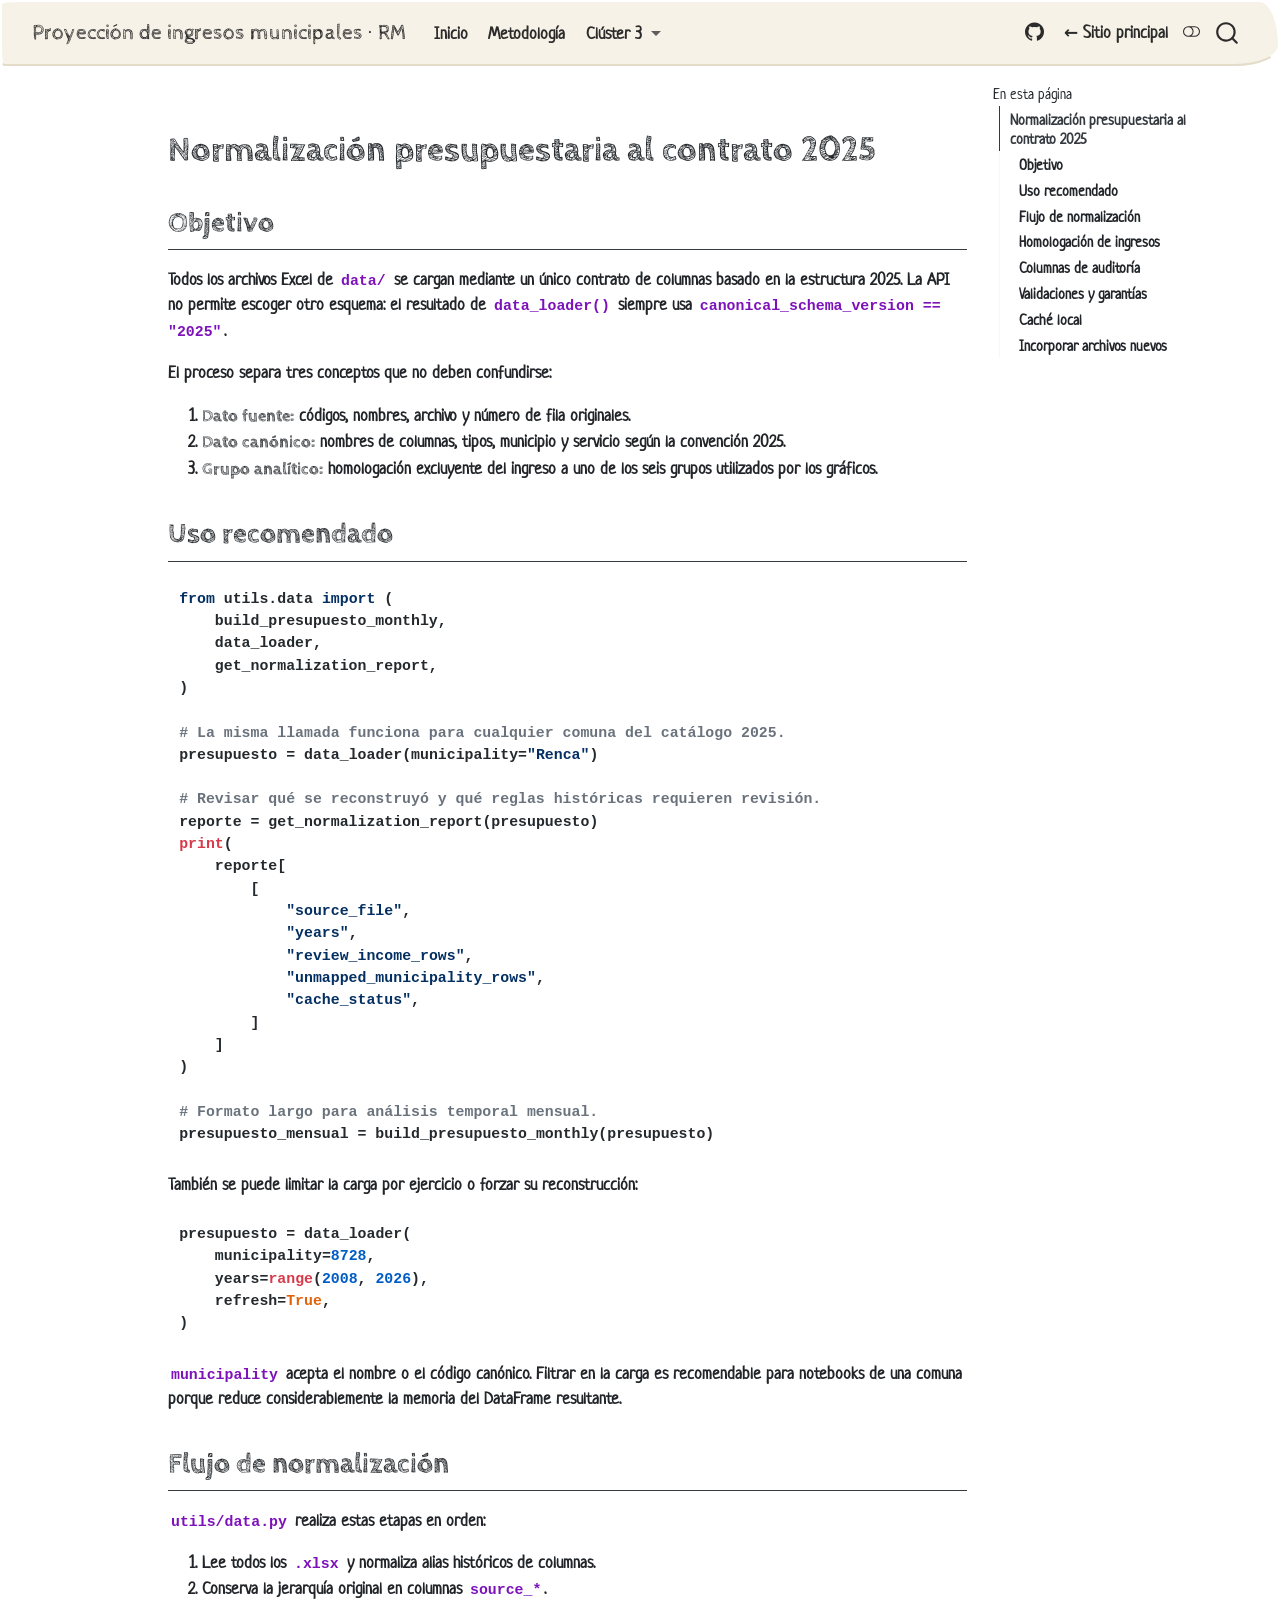
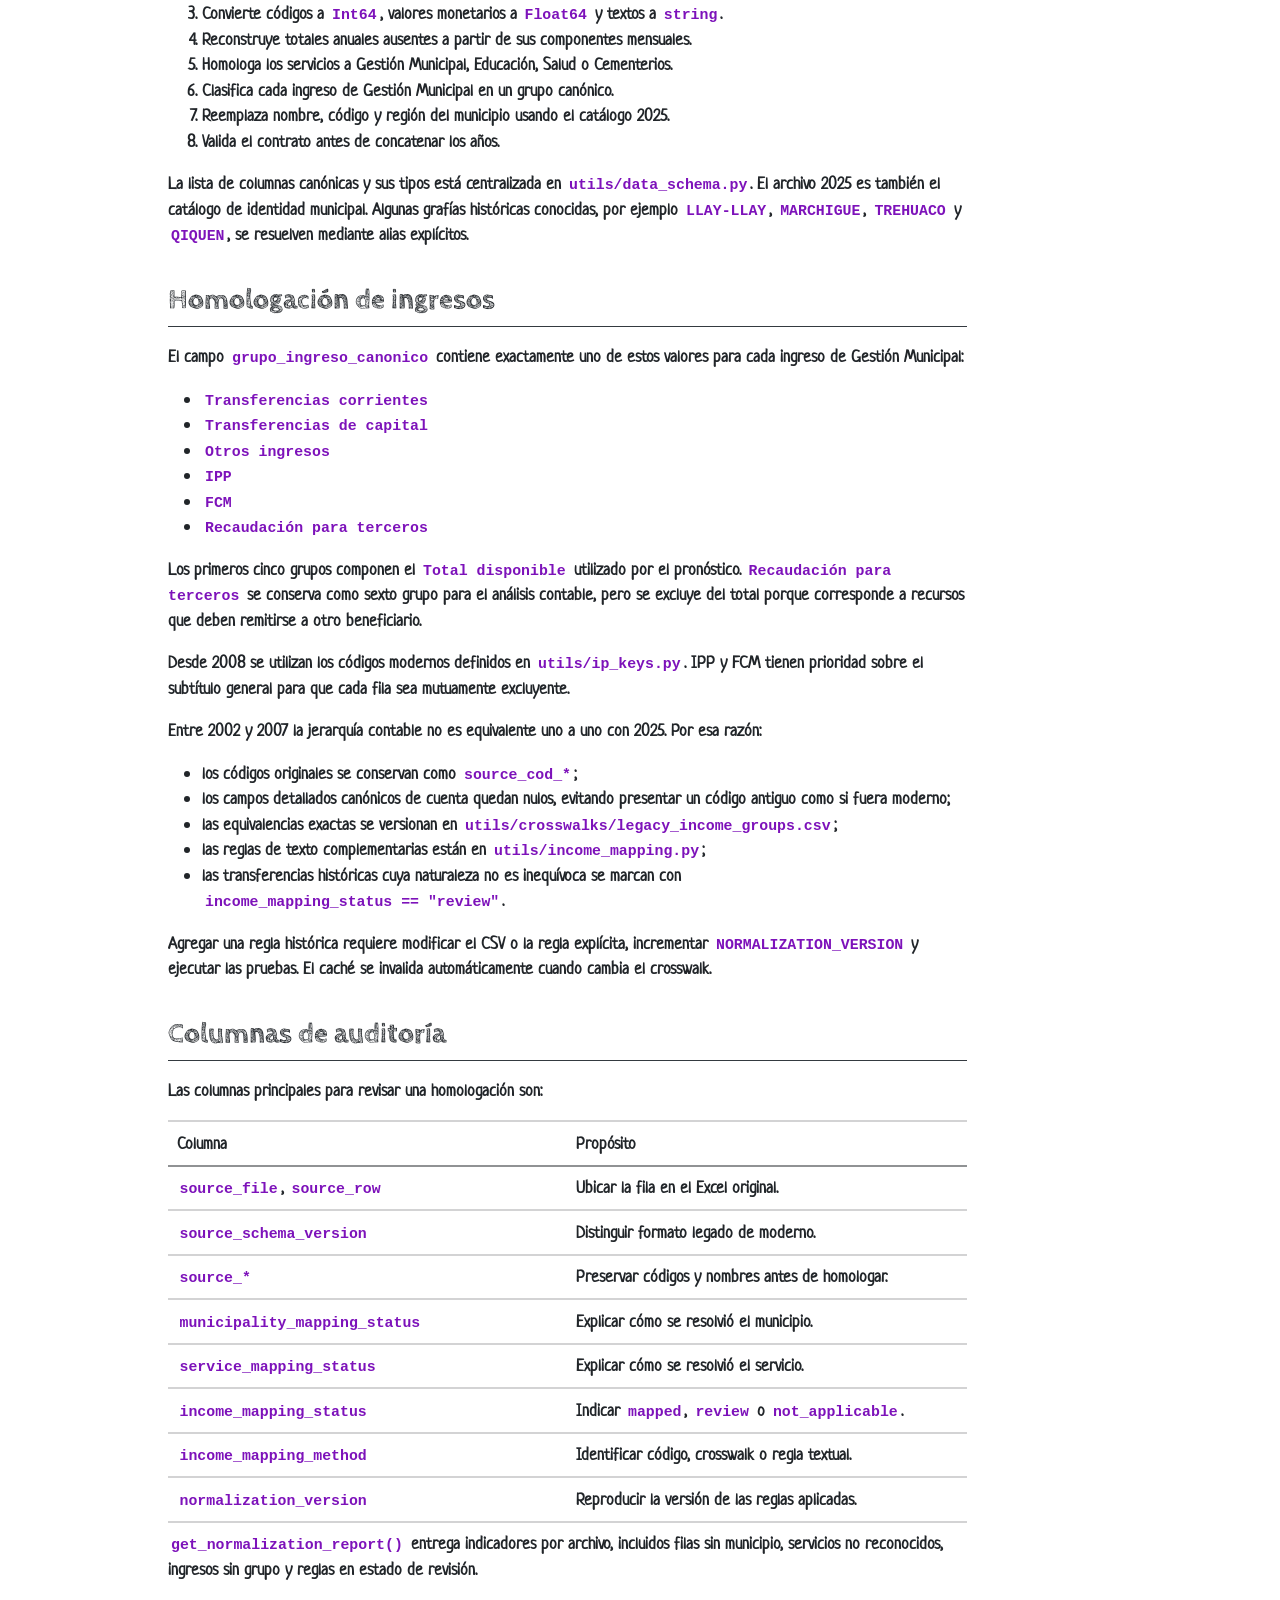
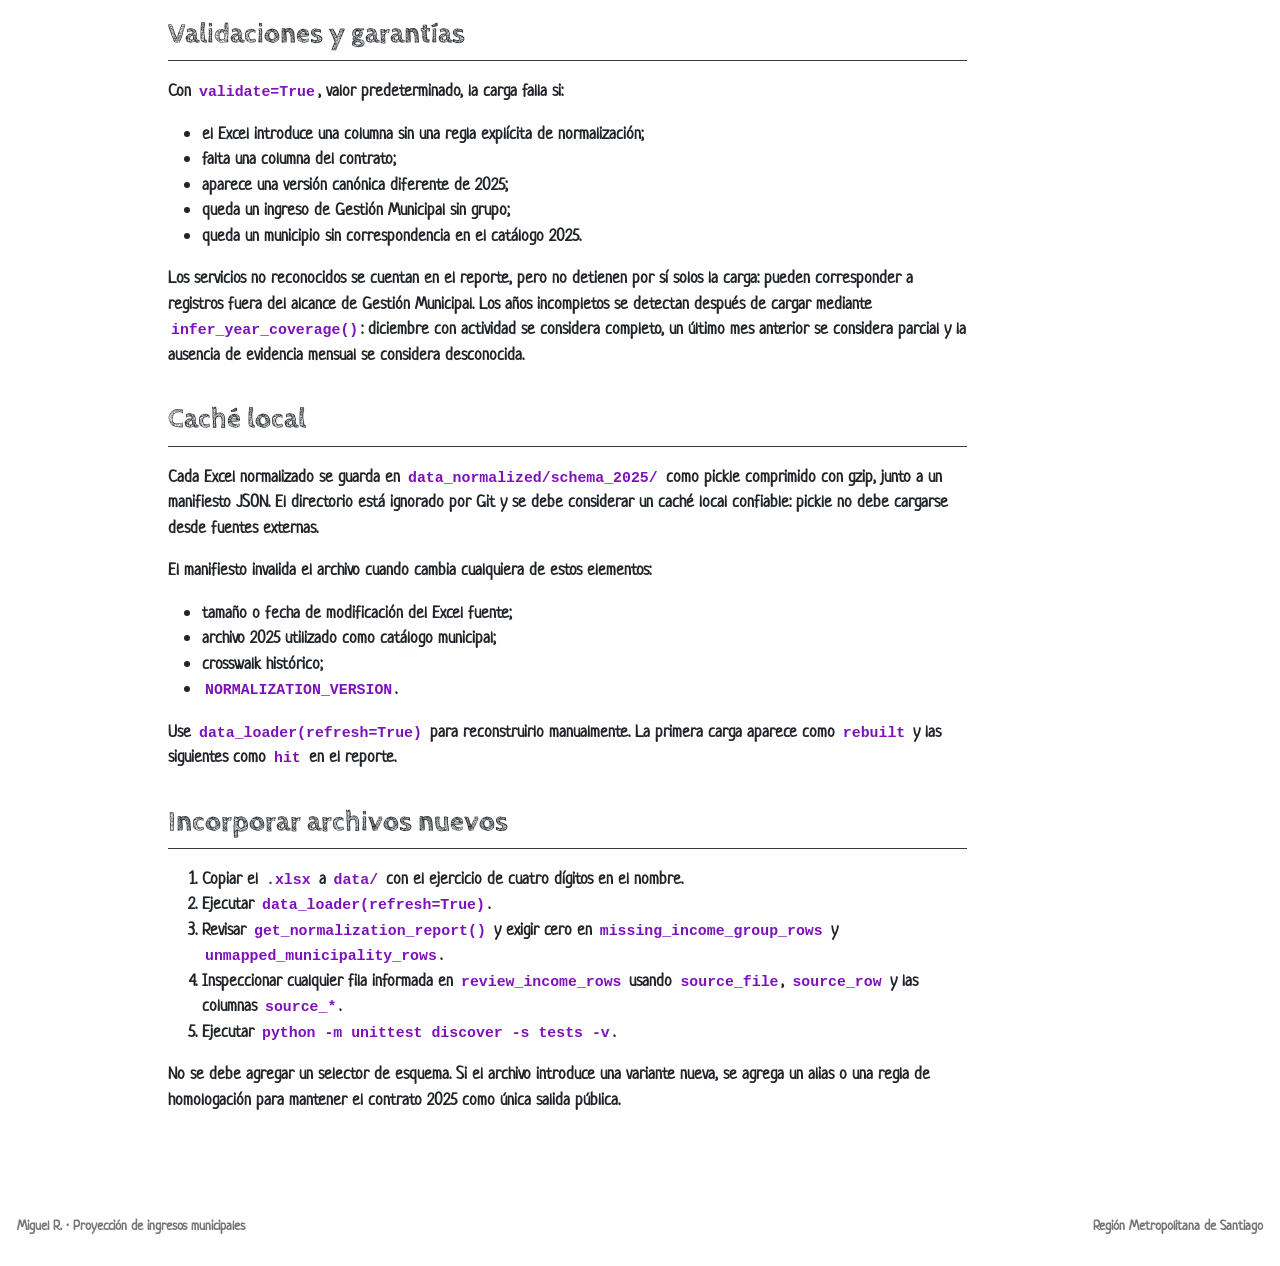
<file: docs/NORMALIZACION_DATOS.html>
<!DOCTYPE html>
<html xmlns="http://www.w3.org/1999/xhtml" lang="es" xml:lang="es"><head>

<meta charset="utf-8">
<meta name="generator" content="quarto-1.9.35">

<meta name="viewport" content="width=device-width, initial-scale=1.0, user-scalable=yes">


<title>normalizacion_datos – Proyección de ingresos municipales · RM</title>
<style>
/* Default styles provided by pandoc.
** See https://pandoc.org/MANUAL.html#variables-for-html for config info.
*/
code{white-space: pre-wrap;}
span.smallcaps{font-variant: small-caps;}
div.columns{display: flex; gap: min(4vw, 1.5em);}
div.column{flex: auto; overflow-x: auto;}
div.hanging-indent{margin-left: 1.5em; text-indent: -1.5em;}
ul.task-list{list-style: none;}
ul.task-list li input[type="checkbox"] {
  width: 0.8em;
  margin: 0 0.8em 0.2em -1em; /* quarto-specific, see https://github.com/quarto-dev/quarto-cli/issues/4556 */ 
  vertical-align: middle;
}
/* CSS for syntax highlighting */
html { -webkit-text-size-adjust: 100%; }
pre > code.sourceCode { white-space: pre; position: relative; }
pre > code.sourceCode > span { display: inline-block; line-height: 1.25; }
pre > code.sourceCode > span:empty { height: 1.2em; }
.sourceCode { overflow: visible; }
code.sourceCode > span { color: inherit; text-decoration: inherit; }
div.sourceCode { margin: 1em 0; }
pre.sourceCode { margin: 0; }
@media screen {
div.sourceCode { overflow: auto; }
}
@media print {
pre > code.sourceCode { white-space: pre-wrap; }
pre > code.sourceCode > span { text-indent: -5em; padding-left: 5em; }
}
pre.numberSource code
  { counter-reset: source-line 0; }
pre.numberSource code > span
  { position: relative; left: -4em; counter-increment: source-line; }
pre.numberSource code > span > a:first-child::before
  { content: counter(source-line);
    position: relative; left: -1em; text-align: right; vertical-align: baseline;
    border: none; display: inline-block;
    -webkit-touch-callout: none; -webkit-user-select: none;
    -khtml-user-select: none; -moz-user-select: none;
    -ms-user-select: none; user-select: none;
    padding: 0 4px; width: 4em;
  }
pre.numberSource { margin-left: 3em;  padding-left: 4px; }
div.sourceCode
  {   }
@media screen {
pre > code.sourceCode > span > a:first-child::before { text-decoration: underline; }
}
</style>


<script src="../site_libs/quarto-nav/quarto-nav.js"></script>
<script src="../site_libs/quarto-nav/headroom.min.js"></script>
<script src="../site_libs/clipboard/clipboard.min.js"></script>
<script src="../site_libs/quarto-search/autocomplete.umd.js"></script>
<script src="../site_libs/quarto-search/fuse.min.js"></script>
<script src="../site_libs/quarto-search/quarto-search.js"></script>
<meta name="quarto:offset" content="../">
<link href="../favicon.ico" rel="icon">
<script src="../site_libs/quarto-html/quarto.js" type="module"></script>
<script src="../site_libs/quarto-html/tabsets/tabsets.js" type="module"></script>
<script src="../site_libs/quarto-html/popper.min.js"></script>
<script src="../site_libs/quarto-html/tippy.umd.min.js"></script>
<script src="../site_libs/quarto-html/anchor.min.js"></script>
<link href="../site_libs/quarto-html/tippy.css" rel="stylesheet">
<link href="../site_libs/quarto-html/quarto-syntax-highlighting-3f230b53dc93e4a04bf4a3505d77a42a.css" rel="stylesheet" class="quarto-color-scheme" id="quarto-text-highlighting-styles">
<link href="../site_libs/quarto-html/quarto-syntax-highlighting-dark-f15b340ce8f0423c543d2dad9c318318.css" rel="stylesheet" class="quarto-color-scheme quarto-color-alternate" id="quarto-text-highlighting-styles">
<link href="../site_libs/quarto-html/quarto-syntax-highlighting-3f230b53dc93e4a04bf4a3505d77a42a.css" rel="stylesheet" class="quarto-color-scheme-extra" id="quarto-text-highlighting-styles">
<script src="../site_libs/bootstrap/bootstrap.min.js"></script>
<link href="../site_libs/bootstrap/bootstrap-icons.css" rel="stylesheet">
<link href="../site_libs/bootstrap/bootstrap-2be3c1ddda3f8d9d3a8ab80ecaffd37e.min.css" rel="stylesheet" append-hash="true" class="quarto-color-scheme" id="quarto-bootstrap" data-mode="light">
<link href="../site_libs/bootstrap/bootstrap-dark-a272671ba4d92578c113c78fea039fe8.min.css" rel="stylesheet" append-hash="true" class="quarto-color-scheme quarto-color-alternate" id="quarto-bootstrap" data-mode="dark">
<link href="../site_libs/bootstrap/bootstrap-2be3c1ddda3f8d9d3a8ab80ecaffd37e.min.css" rel="stylesheet" append-hash="true" class="quarto-color-scheme-extra" id="quarto-bootstrap" data-mode="light">
<script id="quarto-search-options" type="application/json">{
  "location": "navbar",
  "copy-button": false,
  "collapse-after": 3,
  "panel-placement": "end",
  "type": "overlay",
  "limit": 50,
  "keyboard-shortcut": [
    "f",
    "/",
    "s"
  ],
  "show-item-context": false,
  "language": {
    "search-no-results-text": "No se han encontrado resultados",
    "search-matching-documents-text": "documentos encontrados",
    "search-copy-link-title": "Copiar el enlace en la búsqueda",
    "search-hide-matches-text": "Ocultar resultados adicionales",
    "search-more-match-text": "resultado adicional en este documento",
    "search-more-matches-text": "resultados adicionales en este documento",
    "search-clear-button-title": "Borrar",
    "search-text-placeholder": "",
    "search-detached-cancel-button-title": "Cancelar",
    "search-submit-button-title": "Enviar",
    "search-label": "Buscar"
  }
}</script>
<style>html{ scroll-behavior: smooth; }</style>
<link rel="stylesheet" href="https://migue-rc.github.io/brand-theme.css">


<link rel="stylesheet" href="../local-style.css">
<meta property="og:title" content="Proyección de ingresos municipales · RM">
<meta property="og:site_name" content="Proyección de ingresos municipales · RM">
</head>

<body class="nav-fixed quarto-light"><script id="quarto-html-before-body" type="application/javascript">
    const toggleBodyColorMode = (bsSheetEl) => {
      const mode = bsSheetEl.getAttribute("data-mode");
      const bodyEl = window.document.querySelector("body");
      if (mode === "dark") {
        bodyEl.classList.add("quarto-dark");
        bodyEl.classList.remove("quarto-light");
      } else {
        bodyEl.classList.add("quarto-light");
        bodyEl.classList.remove("quarto-dark");
      }
    }
    const toggleBodyColorPrimary = () => {
      const bsSheetEl = window.document.querySelector("link#quarto-bootstrap:not([rel=disabled-stylesheet])");
      if (bsSheetEl) {
        toggleBodyColorMode(bsSheetEl);
      }
    }
    const setColorSchemeToggle = (alternate) => {
      const toggles = window.document.querySelectorAll('.quarto-color-scheme-toggle');
      for (let i=0; i < toggles.length; i++) {
        const toggle = toggles[i];
        if (toggle) {
          if (alternate) {
            toggle.classList.add("alternate");
          } else {
            toggle.classList.remove("alternate");
          }
        }
      }
    };
    const toggleColorMode = (alternate) => {
      // Switch the stylesheets
      const primaryStylesheets = window.document.querySelectorAll('link.quarto-color-scheme:not(.quarto-color-alternate)');
      const alternateStylesheets = window.document.querySelectorAll('link.quarto-color-scheme.quarto-color-alternate');
      manageTransitions('#quarto-margin-sidebar .nav-link', false);
      if (alternate) {
        // note: dark is layered on light, we don't disable primary!
        enableStylesheet(alternateStylesheets);
        for (const sheetNode of alternateStylesheets) {
          if (sheetNode.id === "quarto-bootstrap") {
            toggleBodyColorMode(sheetNode);
          }
        }
      } else {
        disableStylesheet(alternateStylesheets);
        enableStylesheet(primaryStylesheets)
        toggleBodyColorPrimary();
      }
      manageTransitions('#quarto-margin-sidebar .nav-link', true);
      // Switch the toggles
      setColorSchemeToggle(alternate)
      // Hack to workaround the fact that safari doesn't
      // properly recolor the scrollbar when toggling (#1455)
      if (navigator.userAgent.indexOf('Safari') > 0 && navigator.userAgent.indexOf('Chrome') == -1) {
        manageTransitions("body", false);
        window.scrollTo(0, 1);
        setTimeout(() => {
          window.scrollTo(0, 0);
          manageTransitions("body", true);
        }, 40);
      }
    }
    const disableStylesheet = (stylesheets) => {
      for (let i=0; i < stylesheets.length; i++) {
        const stylesheet = stylesheets[i];
        stylesheet.rel = 'disabled-stylesheet';
      }
    }
    const enableStylesheet = (stylesheets) => {
      for (let i=0; i < stylesheets.length; i++) {
        const stylesheet = stylesheets[i];
        if(stylesheet.rel !== 'stylesheet') { // for Chrome, which will still FOUC without this check
          stylesheet.rel = 'stylesheet';
        }
      }
    }
    const manageTransitions = (selector, allowTransitions) => {
      const els = window.document.querySelectorAll(selector);
      for (let i=0; i < els.length; i++) {
        const el = els[i];
        if (allowTransitions) {
          el.classList.remove('notransition');
        } else {
          el.classList.add('notransition');
        }
      }
    }
    const isFileUrl = () => {
      return window.location.protocol === 'file:';
    }
    const hasAlternateSentinel = () => {
      let styleSentinel = getColorSchemeSentinel();
      if (styleSentinel !== null) {
        return styleSentinel === "alternate";
      } else {
        return false;
      }
    }
    const setStyleSentinel = (alternate) => {
      const value = alternate ? "alternate" : "default";
      if (!isFileUrl()) {
        window.localStorage.setItem("quarto-color-scheme", value);
      } else {
        localAlternateSentinel = value;
      }
    }
    const getColorSchemeSentinel = () => {
      if (!isFileUrl()) {
        const storageValue = window.localStorage.getItem("quarto-color-scheme");
        return storageValue != null ? storageValue : localAlternateSentinel;
      } else {
        return localAlternateSentinel;
      }
    }
    const toggleGiscusIfUsed = (isAlternate, darkModeDefault) => {
      const baseTheme = document.querySelector('#giscus-base-theme')?.value ?? 'light';
      const alternateTheme = document.querySelector('#giscus-alt-theme')?.value ?? 'dark';
      let newTheme = '';
      if(authorPrefersDark) {
        newTheme = isAlternate ? baseTheme : alternateTheme;
      } else {
        newTheme = isAlternate ? alternateTheme : baseTheme;
      }
      const changeGiscusTheme = () => {
        // From: https://github.com/giscus/giscus/issues/336
        const sendMessage = (message) => {
          const iframe = document.querySelector('iframe.giscus-frame');
          if (!iframe) return;
          iframe.contentWindow.postMessage({ giscus: message }, 'https://giscus.app');
        }
        sendMessage({
          setConfig: {
            theme: newTheme
          }
        });
      }
      const isGiscussLoaded = window.document.querySelector('iframe.giscus-frame') !== null;
      if (isGiscussLoaded) {
        changeGiscusTheme();
      }
    };
    const authorPrefersDark = false;
    const darkModeDefault = authorPrefersDark;
      document.querySelector('link#quarto-text-highlighting-styles.quarto-color-scheme-extra').rel = 'disabled-stylesheet';
      document.querySelector('link#quarto-bootstrap.quarto-color-scheme-extra').rel = 'disabled-stylesheet';
    let localAlternateSentinel = darkModeDefault ? 'alternate' : 'default';
    // Dark / light mode switch
    window.quartoToggleColorScheme = () => {
      // Read the current dark / light value
      let toAlternate = !hasAlternateSentinel();
      toggleColorMode(toAlternate);
      setStyleSentinel(toAlternate);
      toggleGiscusIfUsed(toAlternate, darkModeDefault);
      window.dispatchEvent(new Event('resize'));
    };
    // Switch to dark mode if need be
    if (hasAlternateSentinel()) {
      toggleColorMode(true);
    } else {
      toggleColorMode(false);
    }
  </script>

<div id="quarto-search-results"></div>
  <header id="quarto-header" class="headroom fixed-top">
    <nav class="navbar navbar-expand-lg " data-bs-theme="dark">
      <div class="navbar-container container-fluid">
      <div class="navbar-brand-container mx-auto">
    <a class="navbar-brand" href="../index.html">
    <span class="navbar-title">Proyección de ingresos municipales · RM</span>
    </a>
  </div>
            <div id="quarto-search" class="" title="Buscar"></div>
          <button class="navbar-toggler" type="button" data-bs-toggle="collapse" data-bs-target="#navbarCollapse" aria-controls="navbarCollapse" role="menu" aria-expanded="false" aria-label="Navegación de palanca" onclick="if (window.quartoToggleHeadroom) { window.quartoToggleHeadroom(); }">
  <span class="navbar-toggler-icon"></span>
</button>
          <div class="collapse navbar-collapse" id="navbarCollapse">
            <ul class="navbar-nav navbar-nav-scroll me-auto">
  <li class="nav-item">
    <a class="nav-link" href="../index.html"> 
<span class="menu-text">Inicio</span></a>
  </li>  
  <li class="nav-item">
    <a class="nav-link" href="../metodologia-pronostico-6x6.html"> 
<span class="menu-text">Metodología</span></a>
  </li>  
  <li class="nav-item dropdown ">
    <a class="nav-link dropdown-toggle" href="#" id="nav-menu-clúster-3" role="link" data-bs-toggle="dropdown" aria-expanded="false">
 <span class="menu-text">Clúster 3</span>
    </a>
    <ul class="dropdown-menu" aria-labelledby="nav-menu-clúster-3">    
        <li>
    <a class="dropdown-item" href="../cluster3.html">
 <span class="dropdown-text">Modelo conjunto</span></a>
  </li>  
        <li>
    <a class="dropdown-item" href="../cluster3-separado.html">
 <span class="dropdown-text">Modelo híbrido</span></a>
  </li>  
        <li>
    <a class="dropdown-item" href="../cluster3-forecast-2do-semestre-2026.html">
 <span class="dropdown-text">Pronósticos por comuna</span></a>
  </li>  
    </ul>
  </li>
</ul>
            <ul class="navbar-nav navbar-nav-scroll ms-auto">
  <li class="nav-item compact">
    <a class="nav-link" href="https://github.com/migue-rc/proyeccion-ingresos-municipales"> <i class="bi bi-github" role="img" aria-label="Código fuente en GitHub">
</i> 
<span class="menu-text"></span></a>
  </li>  
  <li class="nav-item">
    <a class="nav-link" href="https://migue-rc.github.io"> 
<span class="menu-text">← Sitio principal</span></a>
  </li>  
</ul>
          </div> <!-- /navcollapse -->
            <div class="quarto-navbar-tools">
  <a href="" class="quarto-color-scheme-toggle quarto-navigation-tool  px-1" onclick="window.quartoToggleColorScheme(); return false;" title="Alternar modo oscuro"><i class="bi"></i></a>
</div>
      </div> <!-- /container-fluid -->
    </nav>
</header>
<!-- content -->
<div id="quarto-content" class="quarto-container page-columns page-rows-contents page-layout-article page-navbar">
<!-- sidebar -->
<!-- margin-sidebar -->
    <div id="quarto-margin-sidebar" class="sidebar margin-sidebar">
        <nav id="TOC" role="doc-toc" class="toc-active">
    <h2 id="toc-title">En esta página</h2>
   
  <ul>
  <li><a href="#normalización-presupuestaria-al-contrato-2025" id="toc-normalización-presupuestaria-al-contrato-2025" class="nav-link active" data-scroll-target="#normalización-presupuestaria-al-contrato-2025">Normalización presupuestaria al contrato 2025</a>
  <ul class="collapse">
  <li><a href="#objetivo" id="toc-objetivo" class="nav-link" data-scroll-target="#objetivo">Objetivo</a></li>
  <li><a href="#uso-recomendado" id="toc-uso-recomendado" class="nav-link" data-scroll-target="#uso-recomendado">Uso recomendado</a></li>
  <li><a href="#flujo-de-normalización" id="toc-flujo-de-normalización" class="nav-link" data-scroll-target="#flujo-de-normalización">Flujo de normalización</a></li>
  <li><a href="#homologación-de-ingresos" id="toc-homologación-de-ingresos" class="nav-link" data-scroll-target="#homologación-de-ingresos">Homologación de ingresos</a></li>
  <li><a href="#columnas-de-auditoría" id="toc-columnas-de-auditoría" class="nav-link" data-scroll-target="#columnas-de-auditoría">Columnas de auditoría</a></li>
  <li><a href="#validaciones-y-garantías" id="toc-validaciones-y-garantías" class="nav-link" data-scroll-target="#validaciones-y-garantías">Validaciones y garantías</a></li>
  <li><a href="#caché-local" id="toc-caché-local" class="nav-link" data-scroll-target="#caché-local">Caché local</a></li>
  <li><a href="#incorporar-archivos-nuevos" id="toc-incorporar-archivos-nuevos" class="nav-link" data-scroll-target="#incorporar-archivos-nuevos">Incorporar archivos nuevos</a></li>
  </ul></li>
  </ul>
</nav>
    </div>
<!-- main -->
<main class="content" id="quarto-document-content"><header id="title-block-header" class="quarto-title-block"></header>





<section id="normalización-presupuestaria-al-contrato-2025" class="level1">
<h1>Normalización presupuestaria al contrato 2025</h1>
<section id="objetivo" class="level2">
<h2 class="anchored" data-anchor-id="objetivo">Objetivo</h2>
<p>Todos los archivos Excel de <code>data/</code> se cargan mediante un único contrato de columnas basado en la estructura 2025. La API no permite escoger otro esquema: el resultado de <code>data_loader()</code> siempre usa <code>canonical_schema_version == "2025"</code>.</p>
<p>El proceso separa tres conceptos que no deben confundirse:</p>
<ol type="1">
<li><strong>Dato fuente:</strong> códigos, nombres, archivo y número de fila originales.</li>
<li><strong>Dato canónico:</strong> nombres de columnas, tipos, municipio y servicio según la convención 2025.</li>
<li><strong>Grupo analítico:</strong> homologación excluyente del ingreso a uno de los seis grupos utilizados por los gráficos.</li>
</ol>
</section>
<section id="uso-recomendado" class="level2">
<h2 class="anchored" data-anchor-id="uso-recomendado">Uso recomendado</h2>
<div class="code-copy-outer-scaffold"><div class="sourceCode" id="cb1"><pre class="sourceCode python code-with-copy"><code class="sourceCode python"><span id="cb1-1"><a href="#cb1-1" aria-hidden="true" tabindex="-1"></a><span class="im">from</span> utils.data <span class="im">import</span> (</span>
<span id="cb1-2"><a href="#cb1-2" aria-hidden="true" tabindex="-1"></a>    build_presupuesto_monthly,</span>
<span id="cb1-3"><a href="#cb1-3" aria-hidden="true" tabindex="-1"></a>    data_loader,</span>
<span id="cb1-4"><a href="#cb1-4" aria-hidden="true" tabindex="-1"></a>    get_normalization_report,</span>
<span id="cb1-5"><a href="#cb1-5" aria-hidden="true" tabindex="-1"></a>)</span>
<span id="cb1-6"><a href="#cb1-6" aria-hidden="true" tabindex="-1"></a></span>
<span id="cb1-7"><a href="#cb1-7" aria-hidden="true" tabindex="-1"></a><span class="co"># La misma llamada funciona para cualquier comuna del catálogo 2025.</span></span>
<span id="cb1-8"><a href="#cb1-8" aria-hidden="true" tabindex="-1"></a>presupuesto <span class="op">=</span> data_loader(municipality<span class="op">=</span><span class="st">"Renca"</span>)</span>
<span id="cb1-9"><a href="#cb1-9" aria-hidden="true" tabindex="-1"></a></span>
<span id="cb1-10"><a href="#cb1-10" aria-hidden="true" tabindex="-1"></a><span class="co"># Revisar qué se reconstruyó y qué reglas históricas requieren revisión.</span></span>
<span id="cb1-11"><a href="#cb1-11" aria-hidden="true" tabindex="-1"></a>reporte <span class="op">=</span> get_normalization_report(presupuesto)</span>
<span id="cb1-12"><a href="#cb1-12" aria-hidden="true" tabindex="-1"></a><span class="bu">print</span>(</span>
<span id="cb1-13"><a href="#cb1-13" aria-hidden="true" tabindex="-1"></a>    reporte[</span>
<span id="cb1-14"><a href="#cb1-14" aria-hidden="true" tabindex="-1"></a>        [</span>
<span id="cb1-15"><a href="#cb1-15" aria-hidden="true" tabindex="-1"></a>            <span class="st">"source_file"</span>,</span>
<span id="cb1-16"><a href="#cb1-16" aria-hidden="true" tabindex="-1"></a>            <span class="st">"years"</span>,</span>
<span id="cb1-17"><a href="#cb1-17" aria-hidden="true" tabindex="-1"></a>            <span class="st">"review_income_rows"</span>,</span>
<span id="cb1-18"><a href="#cb1-18" aria-hidden="true" tabindex="-1"></a>            <span class="st">"unmapped_municipality_rows"</span>,</span>
<span id="cb1-19"><a href="#cb1-19" aria-hidden="true" tabindex="-1"></a>            <span class="st">"cache_status"</span>,</span>
<span id="cb1-20"><a href="#cb1-20" aria-hidden="true" tabindex="-1"></a>        ]</span>
<span id="cb1-21"><a href="#cb1-21" aria-hidden="true" tabindex="-1"></a>    ]</span>
<span id="cb1-22"><a href="#cb1-22" aria-hidden="true" tabindex="-1"></a>)</span>
<span id="cb1-23"><a href="#cb1-23" aria-hidden="true" tabindex="-1"></a></span>
<span id="cb1-24"><a href="#cb1-24" aria-hidden="true" tabindex="-1"></a><span class="co"># Formato largo para análisis temporal mensual.</span></span>
<span id="cb1-25"><a href="#cb1-25" aria-hidden="true" tabindex="-1"></a>presupuesto_mensual <span class="op">=</span> build_presupuesto_monthly(presupuesto)</span></code></pre></div><button title="Copiar al portapapeles" class="code-copy-button"><i class="bi"></i></button></div>
<p>También se puede limitar la carga por ejercicio o forzar su reconstrucción:</p>
<div class="code-copy-outer-scaffold"><div class="sourceCode" id="cb2"><pre class="sourceCode python code-with-copy"><code class="sourceCode python"><span id="cb2-1"><a href="#cb2-1" aria-hidden="true" tabindex="-1"></a>presupuesto <span class="op">=</span> data_loader(</span>
<span id="cb2-2"><a href="#cb2-2" aria-hidden="true" tabindex="-1"></a>    municipality<span class="op">=</span><span class="dv">8728</span>,</span>
<span id="cb2-3"><a href="#cb2-3" aria-hidden="true" tabindex="-1"></a>    years<span class="op">=</span><span class="bu">range</span>(<span class="dv">2008</span>, <span class="dv">2026</span>),</span>
<span id="cb2-4"><a href="#cb2-4" aria-hidden="true" tabindex="-1"></a>    refresh<span class="op">=</span><span class="va">True</span>,</span>
<span id="cb2-5"><a href="#cb2-5" aria-hidden="true" tabindex="-1"></a>)</span></code></pre></div><button title="Copiar al portapapeles" class="code-copy-button"><i class="bi"></i></button></div>
<p><code>municipality</code> acepta el nombre o el código canónico. Filtrar en la carga es recomendable para notebooks de una comuna porque reduce considerablemente la memoria del DataFrame resultante.</p>
</section>
<section id="flujo-de-normalización" class="level2">
<h2 class="anchored" data-anchor-id="flujo-de-normalización">Flujo de normalización</h2>
<p><code>utils/data.py</code> realiza estas etapas en orden:</p>
<ol type="1">
<li>Lee todos los <code>.xlsx</code> y normaliza alias históricos de columnas.</li>
<li>Conserva la jerarquía original en columnas <code>source_*</code>.</li>
<li>Convierte códigos a <code>Int64</code>, valores monetarios a <code>Float64</code> y textos a <code>string</code>.</li>
<li>Reconstruye totales anuales ausentes a partir de sus componentes mensuales.</li>
<li>Homologa los servicios a Gestión Municipal, Educación, Salud o Cementerios.</li>
<li>Clasifica cada ingreso de Gestión Municipal en un grupo canónico.</li>
<li>Reemplaza nombre, código y región del municipio usando el catálogo 2025.</li>
<li>Valida el contrato antes de concatenar los años.</li>
</ol>
<p>La lista de columnas canónicas y sus tipos está centralizada en <code>utils/data_schema.py</code>. El archivo 2025 es también el catálogo de identidad municipal. Algunas grafías históricas conocidas, por ejemplo <code>LLAY-LLAY</code>, <code>MARCHIGUE</code>, <code>TREHUACO</code> y <code>QIQUEN</code>, se resuelven mediante alias explícitos.</p>
</section>
<section id="homologación-de-ingresos" class="level2">
<h2 class="anchored" data-anchor-id="homologación-de-ingresos">Homologación de ingresos</h2>
<p>El campo <code>grupo_ingreso_canonico</code> contiene exactamente uno de estos valores para cada ingreso de Gestión Municipal:</p>
<ul>
<li><code>Transferencias corrientes</code></li>
<li><code>Transferencias de capital</code></li>
<li><code>Otros ingresos</code></li>
<li><code>IPP</code></li>
<li><code>FCM</code></li>
<li><code>Recaudación para terceros</code></li>
</ul>
<p>Los primeros cinco grupos componen el <code>Total disponible</code> utilizado por el pronóstico. <code>Recaudación para terceros</code> se conserva como sexto grupo para el análisis contable, pero se excluye del total porque corresponde a recursos que deben remitirse a otro beneficiario.</p>
<p>Desde 2008 se utilizan los códigos modernos definidos en <code>utils/ip_keys.py</code>. IPP y FCM tienen prioridad sobre el subtítulo general para que cada fila sea mutuamente excluyente.</p>
<p>Entre 2002 y 2007 la jerarquía contable no es equivalente uno a uno con 2025. Por esa razón:</p>
<ul>
<li>los códigos originales se conservan como <code>source_cod_*</code>;</li>
<li>los campos detallados canónicos de cuenta quedan nulos, evitando presentar un código antiguo como si fuera moderno;</li>
<li>las equivalencias exactas se versionan en <code>utils/crosswalks/legacy_income_groups.csv</code>;</li>
<li>las reglas de texto complementarias están en <code>utils/income_mapping.py</code>;</li>
<li>las transferencias históricas cuya naturaleza no es inequívoca se marcan con <code>income_mapping_status == "review"</code>.</li>
</ul>
<p>Agregar una regla histórica requiere modificar el CSV o la regla explícita, incrementar <code>NORMALIZATION_VERSION</code> y ejecutar las pruebas. El caché se invalida automáticamente cuando cambia el crosswalk.</p>
</section>
<section id="columnas-de-auditoría" class="level2">
<h2 class="anchored" data-anchor-id="columnas-de-auditoría">Columnas de auditoría</h2>
<p>Las columnas principales para revisar una homologación son:</p>
<table class="caption-top table">
<colgroup>
<col style="width: 50%">
<col style="width: 50%">
</colgroup>
<thead>
<tr class="header">
<th>Columna</th>
<th>Propósito</th>
</tr>
</thead>
<tbody>
<tr class="odd">
<td><code>source_file</code>, <code>source_row</code></td>
<td>Ubicar la fila en el Excel original.</td>
</tr>
<tr class="even">
<td><code>source_schema_version</code></td>
<td>Distinguir formato legado de moderno.</td>
</tr>
<tr class="odd">
<td><code>source_*</code></td>
<td>Preservar códigos y nombres antes de homologar.</td>
</tr>
<tr class="even">
<td><code>municipality_mapping_status</code></td>
<td>Explicar cómo se resolvió el municipio.</td>
</tr>
<tr class="odd">
<td><code>service_mapping_status</code></td>
<td>Explicar cómo se resolvió el servicio.</td>
</tr>
<tr class="even">
<td><code>income_mapping_status</code></td>
<td>Indicar <code>mapped</code>, <code>review</code> o <code>not_applicable</code>.</td>
</tr>
<tr class="odd">
<td><code>income_mapping_method</code></td>
<td>Identificar código, crosswalk o regla textual.</td>
</tr>
<tr class="even">
<td><code>normalization_version</code></td>
<td>Reproducir la versión de las reglas aplicadas.</td>
</tr>
</tbody>
</table>
<p><code>get_normalization_report()</code> entrega indicadores por archivo, incluidos filas sin municipio, servicios no reconocidos, ingresos sin grupo y reglas en estado de revisión.</p>
</section>
<section id="validaciones-y-garantías" class="level2">
<h2 class="anchored" data-anchor-id="validaciones-y-garantías">Validaciones y garantías</h2>
<p>Con <code>validate=True</code>, valor predeterminado, la carga falla si:</p>
<ul>
<li>el Excel introduce una columna sin una regla explícita de normalización;</li>
<li>falta una columna del contrato;</li>
<li>aparece una versión canónica diferente de 2025;</li>
<li>queda un ingreso de Gestión Municipal sin grupo;</li>
<li>queda un municipio sin correspondencia en el catálogo 2025.</li>
</ul>
<p>Los servicios no reconocidos se cuentan en el reporte, pero no detienen por sí solos la carga: pueden corresponder a registros fuera del alcance de Gestión Municipal. Los años incompletos se detectan después de cargar mediante <code>infer_year_coverage()</code>: diciembre con actividad se considera completo, un último mes anterior se considera parcial y la ausencia de evidencia mensual se considera desconocida.</p>
</section>
<section id="caché-local" class="level2">
<h2 class="anchored" data-anchor-id="caché-local">Caché local</h2>
<p>Cada Excel normalizado se guarda en <code>data_normalized/schema_2025/</code> como pickle comprimido con gzip, junto a un manifiesto JSON. El directorio está ignorado por Git y se debe considerar un caché local confiable: pickle no debe cargarse desde fuentes externas.</p>
<p>El manifiesto invalida el archivo cuando cambia cualquiera de estos elementos:</p>
<ul>
<li>tamaño o fecha de modificación del Excel fuente;</li>
<li>archivo 2025 utilizado como catálogo municipal;</li>
<li>crosswalk histórico;</li>
<li><code>NORMALIZATION_VERSION</code>.</li>
</ul>
<p>Use <code>data_loader(refresh=True)</code> para reconstruirlo manualmente. La primera carga aparece como <code>rebuilt</code> y las siguientes como <code>hit</code> en el reporte.</p>
</section>
<section id="incorporar-archivos-nuevos" class="level2">
<h2 class="anchored" data-anchor-id="incorporar-archivos-nuevos">Incorporar archivos nuevos</h2>
<ol type="1">
<li>Copiar el <code>.xlsx</code> a <code>data/</code> con el ejercicio de cuatro dígitos en el nombre.</li>
<li>Ejecutar <code>data_loader(refresh=True)</code>.</li>
<li>Revisar <code>get_normalization_report()</code> y exigir cero en <code>missing_income_group_rows</code> y <code>unmapped_municipality_rows</code>.</li>
<li>Inspeccionar cualquier fila informada en <code>review_income_rows</code> usando <code>source_file</code>, <code>source_row</code> y las columnas <code>source_*</code>.</li>
<li>Ejecutar <code>python -m unittest discover -s tests -v</code>.</li>
</ol>
<p>No se debe agregar un selector de esquema. Si el archivo introduce una variante nueva, se agrega un alias o una regla de homologación para mantener el contrato 2025 como única salida pública.</p>


</section>
</section>

</main> <!-- /main -->
<script id="quarto-html-after-body" type="application/javascript">
  window.document.addEventListener("DOMContentLoaded", function (event) {
    // Ensure there is a toggle, if there isn't float one in the top right
    if (window.document.querySelector('.quarto-color-scheme-toggle') === null) {
      const a = window.document.createElement('a');
      a.classList.add('top-right');
      a.classList.add('quarto-color-scheme-toggle');
      a.href = "";
      a.onclick = function() { try { window.quartoToggleColorScheme(); } catch {} return false; };
      const i = window.document.createElement("i");
      i.classList.add('bi');
      a.appendChild(i);
      window.document.body.appendChild(a);
    }
    setColorSchemeToggle(hasAlternateSentinel())
    const icon = "";
    const anchorJS = new window.AnchorJS();
    anchorJS.options = {
      placement: 'right',
      icon: icon
    };
    anchorJS.add('.anchored');
    const isCodeAnnotation = (el) => {
      for (const clz of el.classList) {
        if (clz.startsWith('code-annotation-')) {                     
          return true;
        }
      }
      return false;
    }
    const onCopySuccess = function(e) {
      // button target
      const button = e.trigger;
      // don't keep focus
      button.blur();
      // flash "checked"
      button.classList.add('code-copy-button-checked');
      var currentTitle = button.getAttribute("title");
      button.setAttribute("title", "Copiado");
      let tooltip;
      if (window.bootstrap) {
        button.setAttribute("data-bs-toggle", "tooltip");
        button.setAttribute("data-bs-placement", "left");
        button.setAttribute("data-bs-title", "Copiado");
        tooltip = new bootstrap.Tooltip(button, 
          { trigger: "manual", 
            customClass: "code-copy-button-tooltip",
            offset: [0, -8]});
        tooltip.show();    
      }
      setTimeout(function() {
        if (tooltip) {
          tooltip.hide();
          button.removeAttribute("data-bs-title");
          button.removeAttribute("data-bs-toggle");
          button.removeAttribute("data-bs-placement");
        }
        button.setAttribute("title", currentTitle);
        button.classList.remove('code-copy-button-checked');
      }, 1000);
      // clear code selection
      e.clearSelection();
    }
    const getTextToCopy = function(trigger) {
      const outerScaffold = trigger.parentElement.cloneNode(true);
      const codeEl = outerScaffold.querySelector('code');
      for (const childEl of codeEl.children) {
        if (isCodeAnnotation(childEl)) {
          childEl.remove();
        }
      }
      return codeEl.innerText;
    }
    const clipboard = new window.ClipboardJS('.code-copy-button:not([data-in-quarto-modal])', {
      text: getTextToCopy
    });
    clipboard.on('success', onCopySuccess);
    if (window.document.getElementById('quarto-embedded-source-code-modal')) {
      const clipboardModal = new window.ClipboardJS('.code-copy-button[data-in-quarto-modal]', {
        text: getTextToCopy,
        container: window.document.getElementById('quarto-embedded-source-code-modal')
      });
      clipboardModal.on('success', onCopySuccess);
    }
      var localhostRegex = new RegExp(/^(?:http|https):\/\/localhost\:?[0-9]*\//);
      var mailtoRegex = new RegExp(/^mailto:/);
        var filterRegex = new RegExp("https:\/\/migue-rc\.github\.io\/proyeccion-ingresos-municipales");
      var isInternal = (href) => {
          return filterRegex.test(href) || localhostRegex.test(href) || mailtoRegex.test(href);
      }
      // Inspect non-navigation links and adorn them if external
     var links = window.document.querySelectorAll('a[href]:not(.nav-link):not(.navbar-brand):not(.toc-action):not(.sidebar-link):not(.sidebar-item-toggle):not(.pagination-link):not(.no-external):not([aria-hidden]):not(.dropdown-item):not(.quarto-navigation-tool):not(.about-link)');
      for (var i=0; i<links.length; i++) {
        const link = links[i];
        if (!isInternal(link.href)) {
          // undo the damage that might have been done by quarto-nav.js in the case of
          // links that we want to consider external
          if (link.dataset.originalHref !== undefined) {
            link.href = link.dataset.originalHref;
          }
            // target, if specified
            link.setAttribute("target", "_blank");
            if (link.getAttribute("rel") === null) {
              link.setAttribute("rel", "noopener");
            }
        }
      }
    function tippyHover(el, contentFn, onTriggerFn, onUntriggerFn) {
      const config = {
        allowHTML: true,
        maxWidth: 500,
        delay: 100,
        arrow: false,
        appendTo: function(el) {
            return el.parentElement;
        },
        interactive: true,
        interactiveBorder: 10,
        theme: 'quarto',
        placement: 'bottom-start',
      };
      if (contentFn) {
        config.content = contentFn;
      }
      if (onTriggerFn) {
        config.onTrigger = onTriggerFn;
      }
      if (onUntriggerFn) {
        config.onUntrigger = onUntriggerFn;
      }
      window.tippy(el, config); 
    }
    const noterefs = window.document.querySelectorAll('a[role="doc-noteref"]');
    for (var i=0; i<noterefs.length; i++) {
      const ref = noterefs[i];
      tippyHover(ref, function() {
        // use id or data attribute instead here
        let href = ref.getAttribute('data-footnote-href') || ref.getAttribute('href');
        try { href = new URL(href).hash; } catch {}
        const id = href.replace(/^#\/?/, "");
        const note = window.document.getElementById(id);
        if (note) {
          return note.innerHTML;
        } else {
          return "";
        }
      });
    }
    const xrefs = window.document.querySelectorAll('a.quarto-xref');
    const processXRef = (id, note) => {
      // Strip column container classes
      const stripColumnClz = (el) => {
        el.classList.remove("page-full", "page-columns");
        if (el.children) {
          for (const child of el.children) {
            stripColumnClz(child);
          }
        }
      }
      stripColumnClz(note)
      if (id === null || id.startsWith('sec-')) {
        // Special case sections, only their first couple elements
        const container = document.createElement("div");
        if (note.children && note.children.length > 2) {
          container.appendChild(note.children[0].cloneNode(true));
          for (let i = 1; i < note.children.length; i++) {
            const child = note.children[i];
            if (child.tagName === "P" && child.innerText === "") {
              continue;
            } else {
              container.appendChild(child.cloneNode(true));
              break;
            }
          }
          if (window.Quarto?.typesetMath) {
            window.Quarto.typesetMath(container);
          }
          return container.innerHTML
        } else {
          if (window.Quarto?.typesetMath) {
            window.Quarto.typesetMath(note);
          }
          return note.innerHTML;
        }
      } else {
        // Remove any anchor links if they are present
        const anchorLink = note.querySelector('a.anchorjs-link');
        if (anchorLink) {
          anchorLink.remove();
        }
        if (window.Quarto?.typesetMath) {
          window.Quarto.typesetMath(note);
        }
        if (note.classList.contains("callout")) {
          return note.outerHTML;
        } else {
          return note.innerHTML;
        }
      }
    }
    for (var i=0; i<xrefs.length; i++) {
      const xref = xrefs[i];
      tippyHover(xref, undefined, function(instance) {
        instance.disable();
        let url = xref.getAttribute('href');
        let hash = undefined; 
        if (url.startsWith('#')) {
          hash = url;
        } else {
          try { hash = new URL(url).hash; } catch {}
        }
        if (hash) {
          const id = hash.replace(/^#\/?/, "");
          const note = window.document.getElementById(id);
          if (note !== null) {
            try {
              const html = processXRef(id, note.cloneNode(true));
              instance.setContent(html);
            } finally {
              instance.enable();
              instance.show();
            }
          } else {
            // See if we can fetch this
            fetch(url.split('#')[0])
            .then(res => res.text())
            .then(html => {
              const parser = new DOMParser();
              const htmlDoc = parser.parseFromString(html, "text/html");
              const note = htmlDoc.getElementById(id);
              if (note !== null) {
                const html = processXRef(id, note);
                instance.setContent(html);
              } 
            }).finally(() => {
              instance.enable();
              instance.show();
            });
          }
        } else {
          // See if we can fetch a full url (with no hash to target)
          // This is a special case and we should probably do some content thinning / targeting
          fetch(url)
          .then(res => res.text())
          .then(html => {
            const parser = new DOMParser();
            const htmlDoc = parser.parseFromString(html, "text/html");
            const note = htmlDoc.querySelector('main.content');
            if (note !== null) {
              // This should only happen for chapter cross references
              // (since there is no id in the URL)
              // remove the first header
              if (note.children.length > 0 && note.children[0].tagName === "HEADER") {
                note.children[0].remove();
              }
              const html = processXRef(null, note);
              instance.setContent(html);
            } 
          }).finally(() => {
            instance.enable();
            instance.show();
          });
        }
      }, function(instance) {
      });
    }
        let selectedAnnoteEl;
        const selectorForAnnotation = ( cell, annotation) => {
          let cellAttr = 'data-code-cell="' + cell + '"';
          let lineAttr = 'data-code-annotation="' +  annotation + '"';
          const selector = 'span[' + cellAttr + '][' + lineAttr + ']';
          return selector;
        }
        const selectCodeLines = (annoteEl) => {
          const doc = window.document;
          const targetCell = annoteEl.getAttribute("data-target-cell");
          const targetAnnotation = annoteEl.getAttribute("data-target-annotation");
          const annoteSpan = window.document.querySelector(selectorForAnnotation(targetCell, targetAnnotation));
          const lines = annoteSpan.getAttribute("data-code-lines").split(",");
          const lineIds = lines.map((line) => {
            return targetCell + "-" + line;
          })
          let top = null;
          let height = null;
          let parent = null;
          if (lineIds.length > 0) {
              //compute the position of the single el (top and bottom and make a div)
              const el = window.document.getElementById(lineIds[0]);
              top = el.offsetTop;
              height = el.offsetHeight;
              parent = el.parentElement.parentElement;
            if (lineIds.length > 1) {
              const lastEl = window.document.getElementById(lineIds[lineIds.length - 1]);
              const bottom = lastEl.offsetTop + lastEl.offsetHeight;
              height = bottom - top;
            }
            if (top !== null && height !== null && parent !== null) {
              // cook up a div (if necessary) and position it 
              let div = window.document.getElementById("code-annotation-line-highlight");
              if (div === null) {
                div = window.document.createElement("div");
                div.setAttribute("id", "code-annotation-line-highlight");
                div.style.position = 'absolute';
                parent.appendChild(div);
              }
              div.style.top = top - 2 + "px";
              div.style.height = height + 4 + "px";
              div.style.left = 0;
              let gutterDiv = window.document.getElementById("code-annotation-line-highlight-gutter");
              if (gutterDiv === null) {
                gutterDiv = window.document.createElement("div");
                gutterDiv.setAttribute("id", "code-annotation-line-highlight-gutter");
                gutterDiv.style.position = 'absolute';
                const codeCell = window.document.getElementById(targetCell);
                const gutter = codeCell.querySelector('.code-annotation-gutter');
                gutter.appendChild(gutterDiv);
              }
              gutterDiv.style.top = top - 2 + "px";
              gutterDiv.style.height = height + 4 + "px";
            }
            selectedAnnoteEl = annoteEl;
          }
        };
        const unselectCodeLines = () => {
          const elementsIds = ["code-annotation-line-highlight", "code-annotation-line-highlight-gutter"];
          elementsIds.forEach((elId) => {
            const div = window.document.getElementById(elId);
            if (div) {
              div.remove();
            }
          });
          selectedAnnoteEl = undefined;
        };
          // Handle positioning of the toggle
      window.addEventListener(
        "resize",
        throttle(() => {
          elRect = undefined;
          if (selectedAnnoteEl) {
            selectCodeLines(selectedAnnoteEl);
          }
        }, 10)
      );
      function throttle(fn, ms) {
      let throttle = false;
      let timer;
        return (...args) => {
          if(!throttle) { // first call gets through
              fn.apply(this, args);
              throttle = true;
          } else { // all the others get throttled
              if(timer) clearTimeout(timer); // cancel #2
              timer = setTimeout(() => {
                fn.apply(this, args);
                timer = throttle = false;
              }, ms);
          }
        };
      }
        // Attach click handler to the DT
        const annoteDls = window.document.querySelectorAll('dt[data-target-cell]');
        for (const annoteDlNode of annoteDls) {
          annoteDlNode.addEventListener('click', (event) => {
            const clickedEl = event.target;
            if (clickedEl !== selectedAnnoteEl) {
              unselectCodeLines();
              const activeEl = window.document.querySelector('dt[data-target-cell].code-annotation-active');
              if (activeEl) {
                activeEl.classList.remove('code-annotation-active');
              }
              selectCodeLines(clickedEl);
              clickedEl.classList.add('code-annotation-active');
            } else {
              // Unselect the line
              unselectCodeLines();
              clickedEl.classList.remove('code-annotation-active');
            }
          });
        }
    const findCites = (el) => {
      const parentEl = el.parentElement;
      if (parentEl) {
        const cites = parentEl.dataset.cites;
        if (cites) {
          return {
            el,
            cites: cites.split(' ')
          };
        } else {
          return findCites(el.parentElement)
        }
      } else {
        return undefined;
      }
    };
    var bibliorefs = window.document.querySelectorAll('a[role="doc-biblioref"]');
    for (var i=0; i<bibliorefs.length; i++) {
      const ref = bibliorefs[i];
      const citeInfo = findCites(ref);
      if (citeInfo) {
        tippyHover(citeInfo.el, function() {
          var popup = window.document.createElement('div');
          citeInfo.cites.forEach(function(cite) {
            var citeDiv = window.document.createElement('div');
            citeDiv.classList.add('hanging-indent');
            citeDiv.classList.add('csl-entry');
            var biblioDiv = window.document.getElementById('ref-' + cite);
            if (biblioDiv) {
              citeDiv.innerHTML = biblioDiv.innerHTML;
            }
            popup.appendChild(citeDiv);
          });
          return popup.innerHTML;
        });
      }
    }
  });
  </script>
</div> <!-- /content -->
<footer class="footer">
  <div class="nav-footer">
    <div class="nav-footer-left">
<p>Miguel R. · Proyección de ingresos municipales</p>
</div>   
    <div class="nav-footer-center">
      &nbsp;
    </div>
    <div class="nav-footer-right">
<p>Región Metropolitana de Santiago</p>
</div>
  </div>
</footer>




<script src="../site_libs/quarto-html/zenscroll-min.js"></script>
</body></html>
</file>
<file: site_libs/quarto-html/tippy.css>
.tippy-box[data-animation=fade][data-state=hidden]{opacity:0}[data-tippy-root]{max-width:calc(100vw - 10px)}.tippy-box{position:relative;background-color:#333;color:#fff;border-radius:4px;font-size:14px;line-height:1.4;white-space:normal;outline:0;transition-property:transform,visibility,opacity}.tippy-box[data-placement^=top]>.tippy-arrow{bottom:0}.tippy-box[data-placement^=top]>.tippy-arrow:before{bottom:-7px;left:0;border-width:8px 8px 0;border-top-color:initial;transform-origin:center top}.tippy-box[data-placement^=bottom]>.tippy-arrow{top:0}.tippy-box[data-placement^=bottom]>.tippy-arrow:before{top:-7px;left:0;border-width:0 8px 8px;border-bottom-color:initial;transform-origin:center bottom}.tippy-box[data-placement^=left]>.tippy-arrow{right:0}.tippy-box[data-placement^=left]>.tippy-arrow:before{border-width:8px 0 8px 8px;border-left-color:initial;right:-7px;transform-origin:center left}.tippy-box[data-placement^=right]>.tippy-arrow{left:0}.tippy-box[data-placement^=right]>.tippy-arrow:before{left:-7px;border-width:8px 8px 8px 0;border-right-color:initial;transform-origin:center right}.tippy-box[data-inertia][data-state=visible]{transition-timing-function:cubic-bezier(.54,1.5,.38,1.11)}.tippy-arrow{width:16px;height:16px;color:#333}.tippy-arrow:before{content:"";position:absolute;border-color:transparent;border-style:solid}.tippy-content{position:relative;padding:5px 9px;z-index:1}
</file>
<file: site_libs/quarto-html/quarto-syntax-highlighting-3f230b53dc93e4a04bf4a3505d77a42a.css>
/* quarto syntax highlight colors */
:root {
  --quarto-hl-al-color: #ff5555;
  --quarto-hl-an-color: #6a737d;
  --quarto-hl-at-color: #d73a49;
  --quarto-hl-bn-color: #005cc5;
  --quarto-hl-bu-color: #d73a49;
  --quarto-hl-ch-color: #032f62;
  --quarto-hl-co-color: #6a737d;
  --quarto-hl-cv-color: #6a737d;
  --quarto-hl-cn-color: #005cc5;
  --quarto-hl-cf-color: #d73a49;
  --quarto-hl-dt-color: #d73a49;
  --quarto-hl-dv-color: #005cc5;
  --quarto-hl-do-color: #6a737d;
  --quarto-hl-er-color: #ff5555;
  --quarto-hl-ex-color: #d73a49;
  --quarto-hl-fl-color: #005cc5;
  --quarto-hl-fu-color: #6f42c1;
  --quarto-hl-im-color: #032f62;
  --quarto-hl-in-color: #6a737d;
  --quarto-hl-kw-color: #d73a49;
  --quarto-hl-op-color: #24292e;
  --quarto-hl-pp-color: #d73a49;
  --quarto-hl-re-color: #6a737d;
  --quarto-hl-sc-color: #005cc5;
  --quarto-hl-ss-color: #032f62;
  --quarto-hl-st-color: #032f62;
  --quarto-hl-va-color: #e36209;
  --quarto-hl-vs-color: #032f62;
  --quarto-hl-wa-color: #ff5555;
}

/* other quarto variables */
:root {
  --quarto-font-monospace: SFMono-Regular, Menlo, Monaco, Consolas, "Liberation Mono", "Courier New", monospace;
}

/* syntax highlight based on Pandoc's rules */
pre > code.sourceCode > span {
  color: #24292e;
}

code.sourceCode > span {
  color: #24292e;
}

div.sourceCode,
div.sourceCode pre.sourceCode {
  color: #24292e;
}

/* Normal */
code span {
  color: #24292e;
}

/* Alert */
code span.al {
  font-weight: bold;
  color: #ff5555;
}

/* Annotation */
code span.an {
  color: #6a737d;
}

/* Attribute */
code span.at {
  color: #d73a49;
}

/* BaseN */
code span.bn {
  color: #005cc5;
}

/* BuiltIn */
code span.bu {
  color: #d73a49;
}

/* ControlFlow */
code span.cf {
  color: #d73a49;
}

/* Char */
code span.ch {
  color: #032f62;
}

/* Constant */
code span.cn {
  color: #005cc5;
}

/* Comment */
code span.co {
  color: #6a737d;
}

/* CommentVar */
code span.cv {
  color: #6a737d;
}

/* Documentation */
code span.do {
  color: #6a737d;
}

/* DataType */
code span.dt {
  color: #d73a49;
}

/* DecVal */
code span.dv {
  color: #005cc5;
}

/* Error */
code span.er {
  color: #ff5555;
  text-decoration: underline;
}

/* Extension */
code span.ex {
  font-weight: bold;
  color: #d73a49;
}

/* Float */
code span.fl {
  color: #005cc5;
}

/* Function */
code span.fu {
  color: #6f42c1;
}

/* Import */
code span.im {
  color: #032f62;
}

/* Information */
code span.in {
  color: #6a737d;
}

/* Keyword */
code span.kw {
  color: #d73a49;
}

/* Operator */
code span.op {
  color: #24292e;
}

/* Preprocessor */
code span.pp {
  color: #d73a49;
}

/* RegionMarker */
code span.re {
  color: #6a737d;
}

/* SpecialChar */
code span.sc {
  color: #005cc5;
}

/* SpecialString */
code span.ss {
  color: #032f62;
}

/* String */
code span.st {
  color: #032f62;
}

/* Variable */
code span.va {
  color: #e36209;
}

/* VerbatimString */
code span.vs {
  color: #032f62;
}

/* Warning */
code span.wa {
  color: #ff5555;
}

.prevent-inlining {
  content: "</";
}

/*# sourceMappingURL=6bac1113a2845b019fa2fbd55d973aa2.css.map */
</file>
<file: site_libs/quarto-html/quarto-syntax-highlighting-dark-f15b340ce8f0423c543d2dad9c318318.css>
/* quarto syntax highlight colors */
:root {
  --quarto-hl-al-color: #ff5555;
  --quarto-hl-an-color: #75715e;
  --quarto-hl-at-color: #f92672;
  --quarto-hl-bn-color: #ae81ff;
  --quarto-hl-bu-color: #66D9EF;
  --quarto-hl-ch-color: #e6db74;
  --quarto-hl-co-color: #75715e;
  --quarto-hl-cv-color: #75715e;
  --quarto-hl-cn-color: #ae81ff;
  --quarto-hl-cf-color: #f92672;
  --quarto-hl-dt-color: #66d9ef;
  --quarto-hl-dv-color: #ae81ff;
  --quarto-hl-do-color: #75715e;
  --quarto-hl-er-color: #ff5555;
  --quarto-hl-ex-color: #a6e22e;
  --quarto-hl-fl-color: #ae81ff;
  --quarto-hl-fu-color: #a6e22e;
  --quarto-hl-im-color: #f92672;
  --quarto-hl-in-color: #f1fa8c;
  --quarto-hl-kw-color: #f92672;
  --quarto-hl-op-color: #f8f8f2;
  --quarto-hl-pp-color: #f92672;
  --quarto-hl-re-color: #75715e;
  --quarto-hl-sc-color: #ae81ff;
  --quarto-hl-ss-color: #e6db74;
  --quarto-hl-st-color: #e6db74;
  --quarto-hl-va-color: #f8f8f2;
  --quarto-hl-vs-color: #e6db74;
  --quarto-hl-wa-color: #ff5555;
}

/* other quarto variables */
:root {
  --quarto-font-monospace: SFMono-Regular, Menlo, Monaco, Consolas, "Liberation Mono", "Courier New", monospace;
}

/* syntax highlight based on Pandoc's rules */
pre > code.sourceCode > span {
  color: #f8f8f2;
}

code.sourceCode > span {
  color: #f8f8f2;
}

div.sourceCode,
div.sourceCode pre.sourceCode {
  color: #f8f8f2;
}

/* Normal */
code span {
  color: #f8f8f2;
}

/* Alert */
code span.al {
  font-weight: bold;
  color: #ff5555;
}

/* Annotation */
code span.an {
  color: #75715e;
}

/* Attribute */
code span.at {
  color: #f92672;
}

/* BaseN */
code span.bn {
  color: #ae81ff;
}

/* BuiltIn */
code span.bu {
  color: #66D9EF;
}

/* ControlFlow */
code span.cf {
  color: #f92672;
}

/* Char */
code span.ch {
  color: #e6db74;
}

/* Constant */
code span.cn {
  color: #ae81ff;
}

/* Comment */
code span.co {
  color: #75715e;
}

/* CommentVar */
code span.cv {
  color: #75715e;
}

/* Documentation */
code span.do {
  color: #75715e;
}

/* DataType */
code span.dt {
  font-style: italic;
  color: #66d9ef;
}

/* DecVal */
code span.dv {
  color: #ae81ff;
}

/* Error */
code span.er {
  color: #ff5555;
  text-decoration: underline;
}

/* Extension */
code span.ex {
  font-weight: bold;
  color: #a6e22e;
}

/* Float */
code span.fl {
  color: #ae81ff;
}

/* Function */
code span.fu {
  color: #a6e22e;
}

/* Import */
code span.im {
  color: #f92672;
}

/* Information */
code span.in {
  color: #f1fa8c;
}

/* Keyword */
code span.kw {
  color: #f92672;
}

/* Operator */
code span.op {
  color: #f8f8f2;
}

/* Preprocessor */
code span.pp {
  color: #f92672;
}

/* RegionMarker */
code span.re {
  color: #75715e;
}

/* SpecialChar */
code span.sc {
  color: #ae81ff;
}

/* SpecialString */
code span.ss {
  color: #e6db74;
}

/* String */
code span.st {
  color: #e6db74;
}

/* Variable */
code span.va {
  color: #f8f8f2;
}

/* VerbatimString */
code span.vs {
  color: #e6db74;
}

/* Warning */
code span.wa {
  color: #ff5555;
}

.prevent-inlining {
  content: "</";
}

/*# sourceMappingURL=2665dfbe5f6a7a24432dd8a28b4d53ea.css.map */
</file>
<file: local-style.css>
/* ============================================================================
   PER-PROJECT PLAIN-CSS OVERRIDES  —  EDIT THIS FILE
   ----------------------------------------------------------------------------
   Quick CSS tweaks for this project only. Never touched by `make fetch-styles`.
   Loaded after the shared theme; use this for one-off CSS, or custom.scss for
   theme/variable-level changes. Example:

     .navbar-title { font-weight: 700; }
   ============================================================================ */

.page-layout-full #quarto-document-content {
  max-width: 1180px;
  margin-inline: auto;
}

.project-hero {
  display: grid;
  grid-template-columns: minmax(0, 1.7fr) minmax(260px, 0.8fr);
  gap: clamp(2rem, 5vw, 4.5rem);
  align-items: center;
  margin: 1rem 0 4rem;
  padding: clamp(1.5rem, 4vw, 3.5rem);
  border: 2px solid var(--bs-border-color);
  border-radius: 1.25rem;
  background:
    radial-gradient(circle at top right, rgba(var(--bs-primary-rgb), 0.2), transparent 45%),
    var(--bs-tertiary-bg);
  box-shadow: 0.55rem 0.55rem 0 rgba(var(--bs-primary-rgb), 0.15);
}

.project-hero h2 {
  max-width: 16ch;
  margin-top: 0.35rem;
  font-size: clamp(2rem, 5vw, 4rem);
  line-height: 1.04;
}

.project-hero__copy > p:not(.project-eyebrow) {
  max-width: 68ch;
  font-size: 1.08rem;
}

.project-eyebrow {
  margin-bottom: 0;
  color: var(--bs-primary);
  font-size: 0.78rem;
  font-weight: 800;
  letter-spacing: 0.14em;
  text-transform: uppercase;
}

.project-hero .btn,
#quarto-document-content > .btn {
  margin: 0.35rem 0.35rem 0.35rem 0;
}

.project-hero__metrics {
  display: grid;
  grid-template-columns: repeat(2, minmax(0, 1fr));
  gap: 0.9rem;
}

.project-metric {
  min-height: 8.5rem;
  padding: 1rem;
  border: 1px solid var(--bs-border-color);
  border-radius: 0.85rem;
  background: var(--bs-body-bg);
}

.project-metric strong {
  display: block;
  margin-bottom: 0.35rem;
  color: var(--bs-primary);
  font-size: clamp(1.8rem, 4vw, 2.8rem);
  line-height: 1;
}

.project-flow,
.income-grid,
.cluster-grid {
  display: grid;
  gap: 1rem;
  margin: 1.5rem 0 3rem;
}

.project-flow {
  grid-template-columns: repeat(3, minmax(0, 1fr));
}

.income-grid {
  grid-template-columns: repeat(3, minmax(0, 1fr));
}

.cluster-grid {
  grid-template-columns: repeat(4, minmax(0, 1fr));
}

.project-flow__step,
.income-card,
.cluster-card {
  position: relative;
  padding: 1.2rem;
  border: 1px solid var(--bs-border-color);
  border-radius: 0.85rem;
  background: var(--bs-body-bg);
}

.project-flow__step span {
  display: inline-block;
  margin-bottom: 0.65rem;
  color: var(--bs-primary);
  font-size: 0.78rem;
  font-weight: 800;
  letter-spacing: 0.12em;
}

.project-flow__step p,
.income-card p,
.cluster-card p {
  margin-bottom: 0;
}

.income-card h3,
.cluster-card h3 {
  margin-top: 0;
  font-size: 1.08rem;
}

.cluster-card {
  padding-top: 3.2rem;
}

.cluster-card--available {
  border-color: var(--bs-success);
  box-shadow: inset 0 0 0 1px var(--bs-success);
}

.cluster-card--soon {
  background: var(--bs-secondary-bg);
}

.status-badge {
  position: absolute;
  top: 1rem;
  right: 1rem;
  padding: 0.3rem 0.55rem;
  border-radius: 999px;
  font-size: 0.7rem;
  font-weight: 800;
  letter-spacing: 0.05em;
  text-transform: uppercase;
}

.status-badge--available {
  color: var(--bs-success-text-emphasis);
  background: var(--bs-success-bg-subtle);
}

.status-badge--soon {
  color: var(--bs-secondary-color);
  background: var(--bs-tertiary-bg);
}

@media (max-width: 991.98px) {
  .project-hero,
  .cluster-grid {
    grid-template-columns: repeat(2, minmax(0, 1fr));
  }

  .project-hero__copy {
    grid-column: 1 / -1;
  }
}

@media (max-width: 767.98px) {
  .project-flow,
  .income-grid {
    grid-template-columns: 1fr;
  }
}

@media (max-width: 575.98px) {
  .project-hero,
  .project-hero__metrics,
  .cluster-grid {
    grid-template-columns: 1fr;
  }

  .project-hero {
    padding: 1.25rem;
    box-shadow: 0.3rem 0.3rem 0 rgba(var(--bs-primary-rgb), 0.15);
  }
}

/* Technical pages: keep long titles inside the article column and away from
   Quarto's right-hand table of contents. */
.page-layout-article #title-block-header,
.page-layout-article main.content {
  min-width: 0;
}

.page-layout-article #quarto-document-content {
  width: 100%;
  max-width: 100%;
  margin-inline: 0;
}

.page-layout-article #title-block-header .quarto-title h1.title {
  max-width: 28ch;
  font-size: clamp(2rem, 2.6vw, 2.75rem);
  line-height: 1.08;
  overflow-wrap: anywhere;
  text-wrap: balance;
}

.page-layout-article #TOC .nav-link {
  font-size: 0.9rem;
  line-height: 1.25;
  overflow-wrap: anywhere;
}

.page-layout-article .cell,
.page-layout-article .cell-output,
.page-layout-article .cell-output-display,
.page-layout-article .cell-output-stdout {
  min-width: 0;
  max-width: 100%;
}

.page-layout-article .cell-output-display:has(table),
.page-layout-article .cell-output-stdout {
  max-width: 100%;
  overflow-x: auto;
}

.page-layout-article .cell-output-stdout pre {
  max-width: 100%;
  overflow-wrap: anywhere;
}

/* Compact, closed-by-default notebook outputs. */
.collapsible-output,
.cluster-members {
  margin-top: 0.8rem;
  border: 1px solid var(--bs-border-color);
  border-radius: 0.5rem;
  background: var(--bs-tertiary-bg);
}

.collapsible-output summary,
.cluster-members summary {
  padding: 0.75rem 1rem;
  cursor: pointer;
  font-weight: 700;
}

.collapsible-output[open] summary,
.cluster-members[open] summary {
  border-bottom: 1px solid var(--bs-border-color);
}

.collapsible-output__content {
  max-width: 100%;
  padding: 1rem;
  overflow-x: auto;
}

.collapsible-output__content > :last-child {
  margin-bottom: 0;
}

.collapsible-output__text {
  max-height: 24rem;
  margin: 0;
  overflow: auto;
  white-space: pre-wrap;
}

.cluster-members__list {
  columns: 3 12rem;
  column-gap: 2rem;
  margin: 0;
  padding: 1rem 1rem 1rem 2.25rem;
}

.cluster-members__list li {
  break-inside: avoid;
  margin-bottom: 0.25rem;
}
</file>
